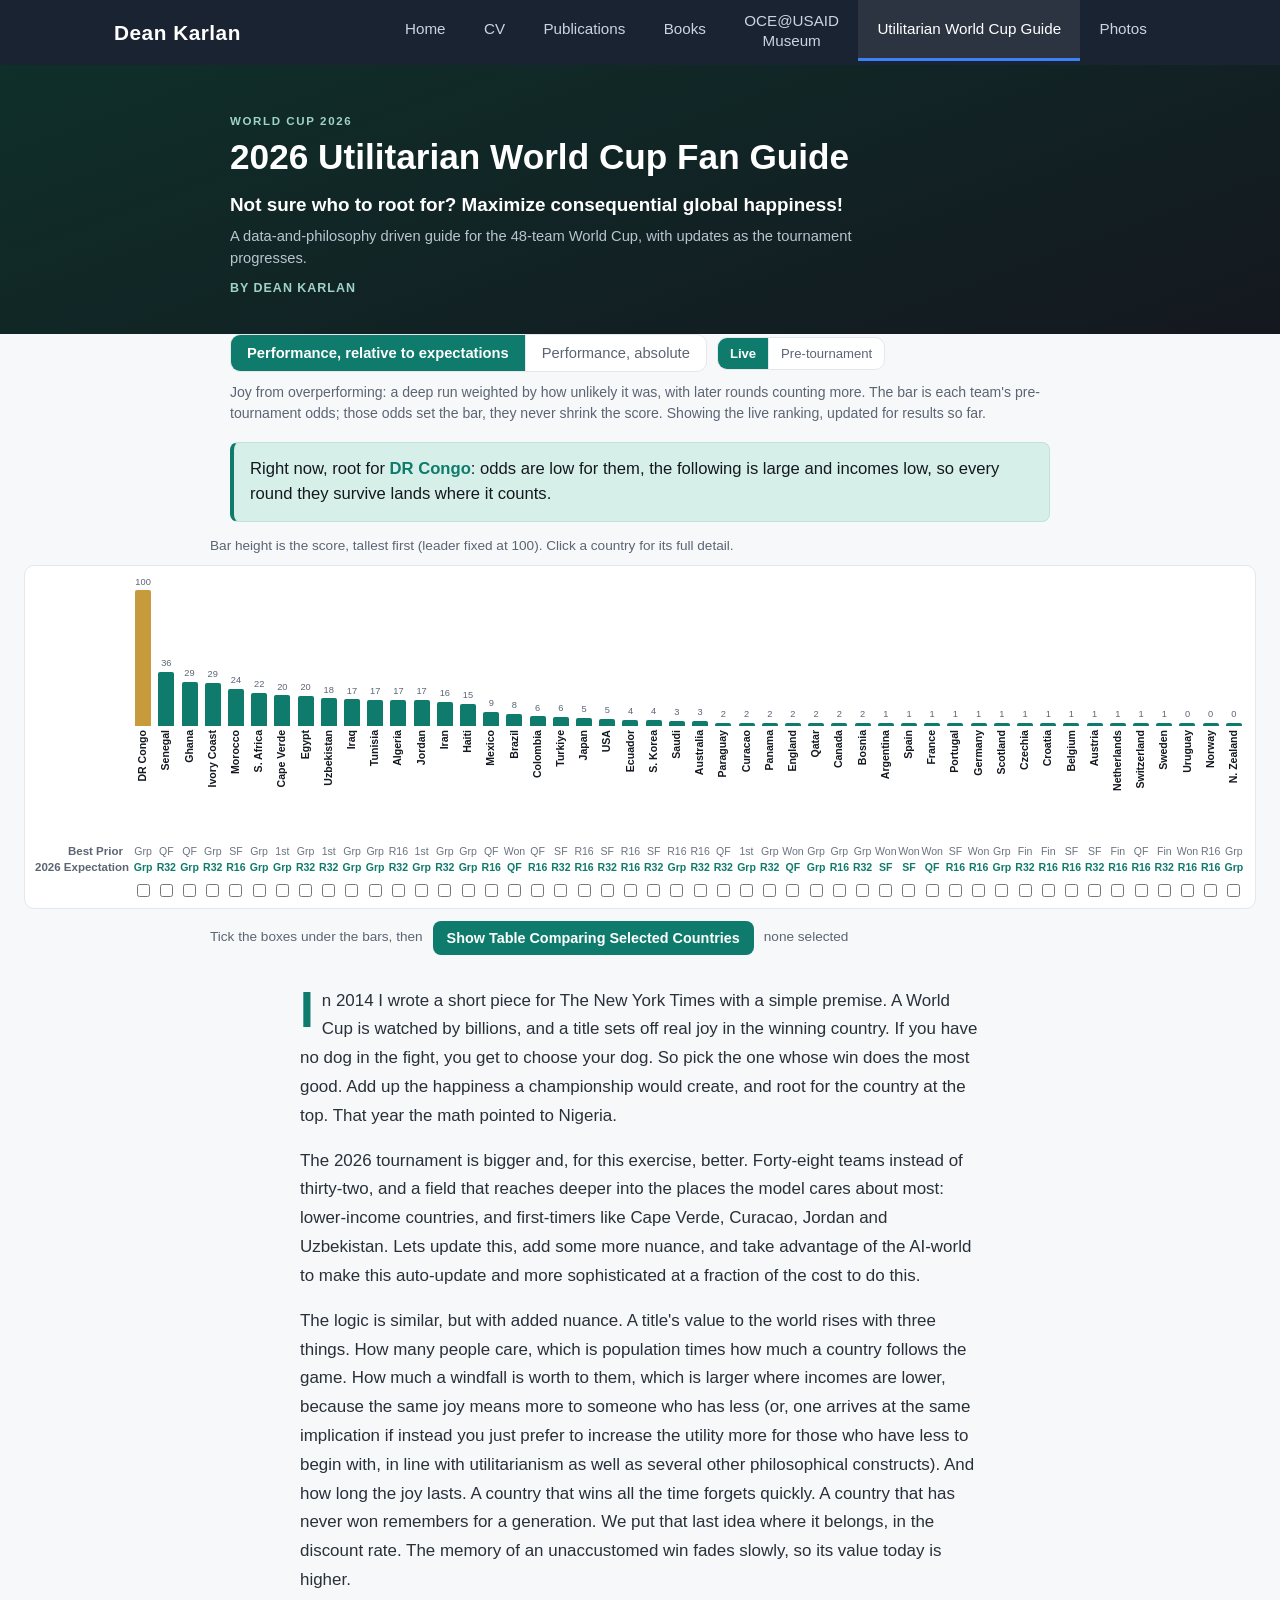
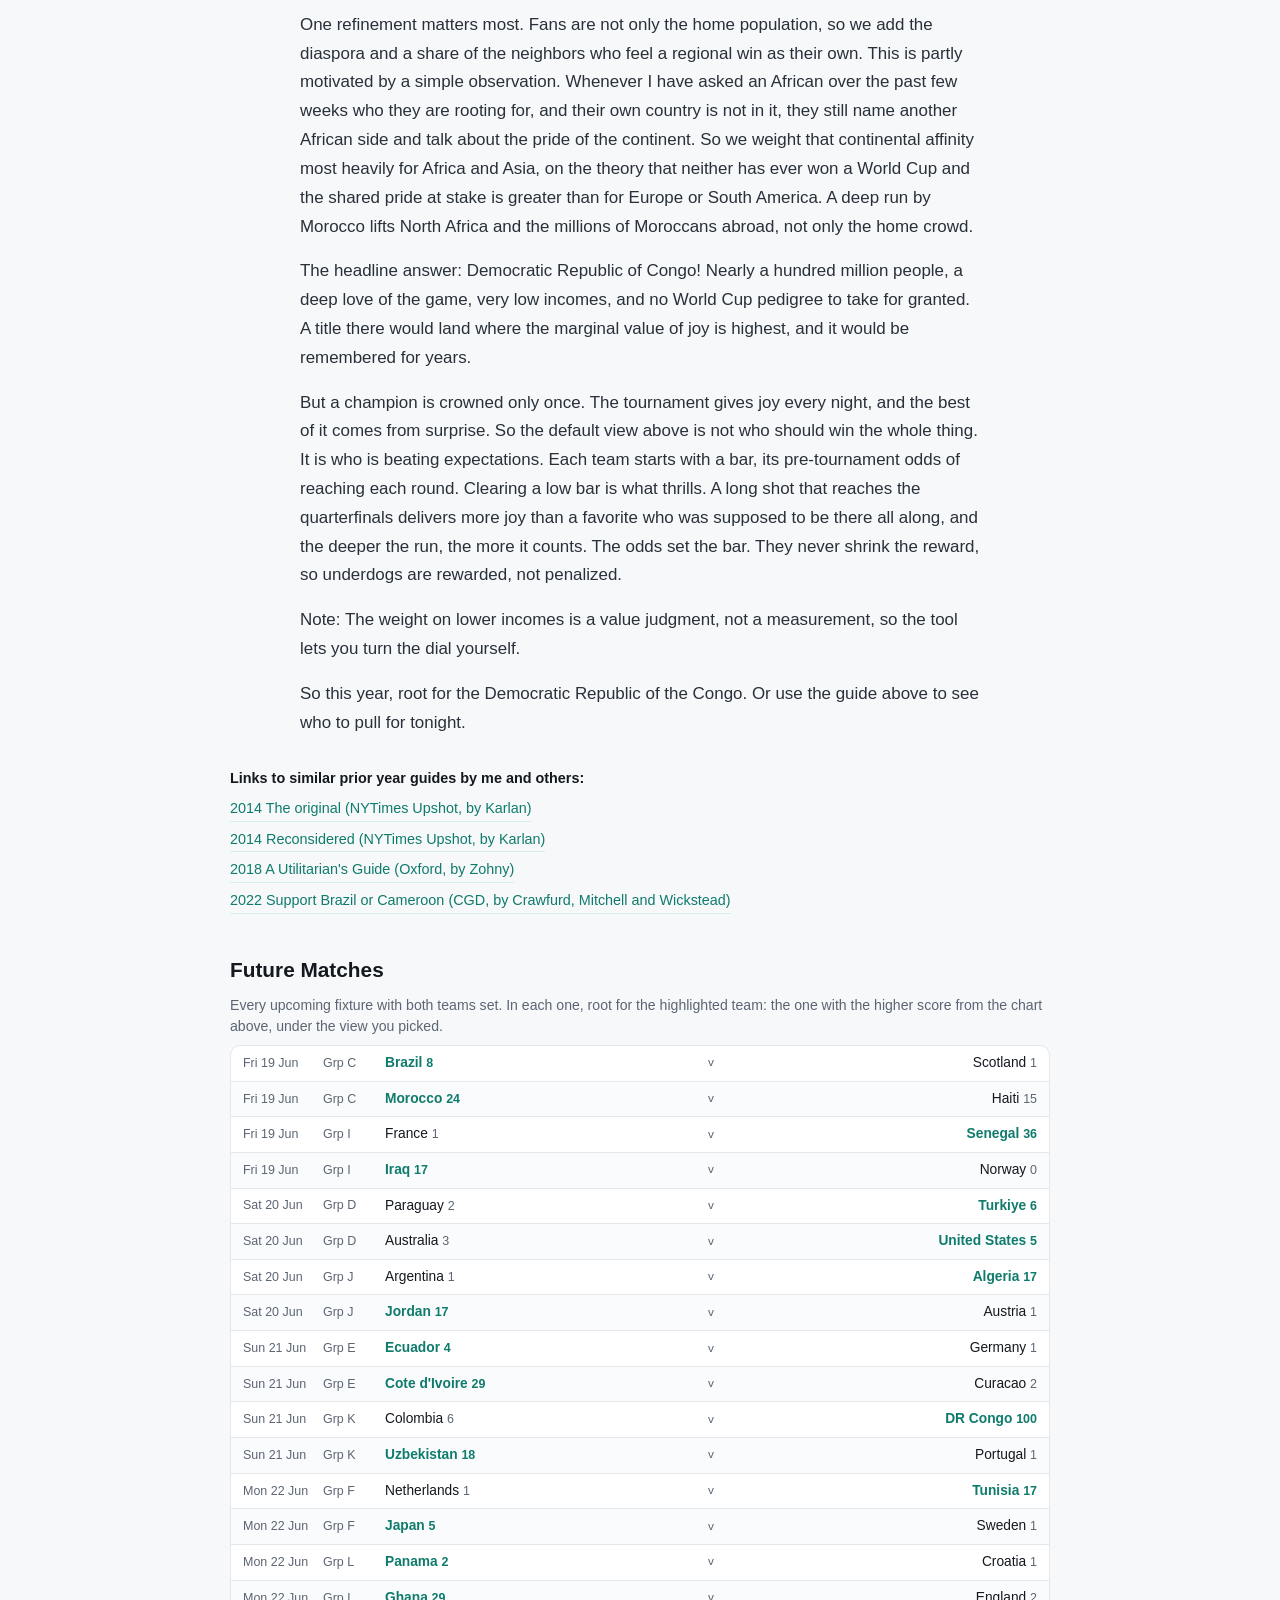
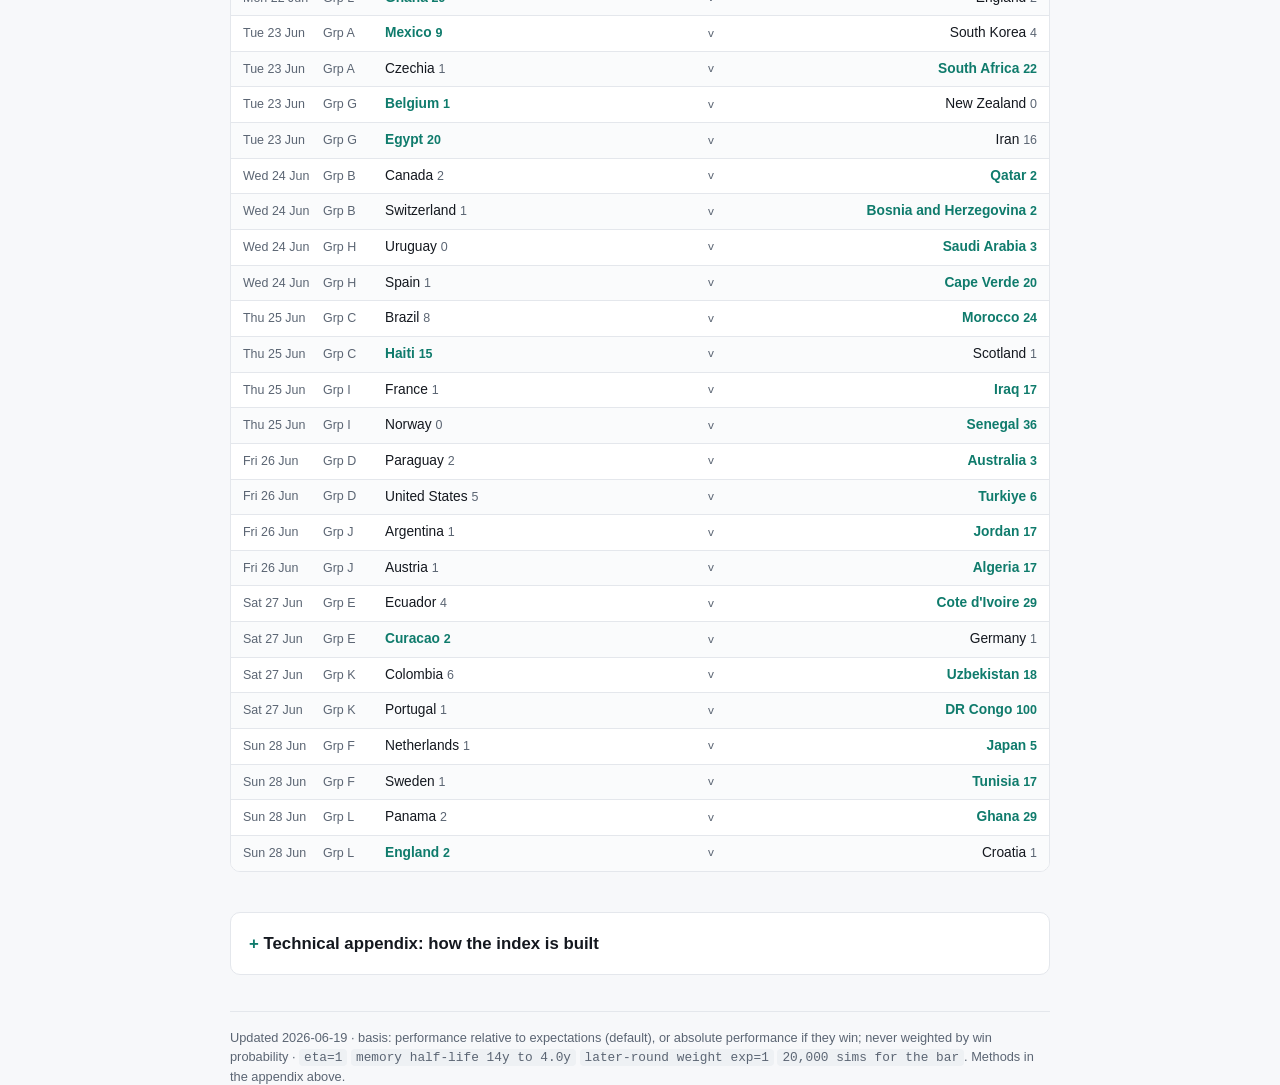
<file: worldcup/web/index.html>
<!DOCTYPE html>
<html lang="en">
<head>
  <meta charset="UTF-8" />
  <meta name="viewport" content="width=device-width, initial-scale=1.0" />
  <title>2026 Utilitarian World Cup Fan Guide</title>
  <link rel="stylesheet" href="styles.css" />
</head>
<body>
  <!-- Site navigation, mirrored from deankarlan.com so this page sits inside it. -->
  <nav class="site-nav">
    <div class="nav-inner">
      <span class="site-name">Dean Karlan</span>
      <ul>
        <li><a href="https://www.deankarlan.com/">Home</a></li>
        <li><a href="https://drive.google.com/file/d/1ew7vB3uoib5L1WZr1g5mdxZ8Z6TP7IA9/view" target="_blank" rel="noopener">CV</a></li>
        <li><a href="https://www.deankarlan.com/publications">Publications</a></li>
        <li><a href="https://www.deankarlan.com/books">Books</a></li>
        <li><a href="https://www.deankarlan.com/usaid" class="two-line">OCE@USAID<br>Museum</a></li>
        <li><a href="#" class="active">Utilitarian World Cup Guide</a></li>
        <li><a href="https://www.deankarlan.com/photos">Photos</a></li>
      </ul>
    </div>
  </nav>

  <header>
    <div class="wrap">
      <p class="kicker">World Cup 2026</p>
      <h1>2026 Utilitarian World Cup Fan Guide</h1>
      <p class="standfirst">Not sure who to root for? Maximize consequential global happiness!</p>
      <p class="standfirst-sub">A data-and-philosophy driven guide for the 48-team World Cup, with updates as the tournament progresses.</p>
      <p class="byline">By Dean Karlan</p>
    </div>
  </header>

  <main class="wrap">
    <!-- Results first -->
    <section class="controls">
      <div class="toggle-row">
        <div class="toggle" id="view-toggle">
          <button data-view="surprise" class="active">Performance, relative to expectations</button>
          <button data-view="rooting">Performance, absolute</button>
        </div>
        <div class="toggle small" id="time-toggle" title="Applies to the relative-to-expectations view">
          <button data-time="live" class="active">Live</button>
          <button data-time="pre">Pre-tournament</button>
        </div>
      </div>
      <p class="view-note" id="view-note"></p>
    </section>

    <div id="headline" class="headline"></div>

    <section class="chart-wrap">
      <p class="chart-legend">Bar height is the score, tallest first (leader fixed at
        100). Click a country for its full detail.<span class="swipe-hint"> Swipe the
        chart sideways to see all 48.</span></p>
      <div id="chart"></div>
      <div id="tooltip" class="tooltip hidden"></div>
      <div class="compare-bar">
        <span class="compare-hint">Tick the boxes under the bars, then</span>
        <button id="compare-btn" class="compare-btn">Show Table Comparing Selected Countries</button>
        <span id="compare-count" class="compare-count"></span>
      </div>
    </section>

    <section id="compare-table" class="compare-table hidden"></section>

    <!-- Narrative -->
    <article class="essay">
      <p>In 2014 I wrote a short piece for The New York Times with a simple premise.
        A World Cup is watched by billions, and a title sets off real joy in the
        winning country. If you have no dog in the fight, you get to choose your
        dog. So pick the one whose win does the most good. Add up the happiness a
        championship would create, and root for the country at the top. That year
        the math pointed to Nigeria.</p>

      <p>The 2026 tournament is bigger and, for this exercise, better. Forty-eight
        teams instead of thirty-two, and a field that reaches deeper into the
        places the model cares about most: lower-income countries, and first-timers
        like Cape Verde, Curacao, Jordan and Uzbekistan. Lets update this, add some
        more nuance, and take advantage of the AI-world to make this auto-update and
        more sophisticated at a fraction of the cost to do this.</p>

      <p>The logic is similar, but with added nuance. A title's value to the world
        rises with three things. How many people care, which is population times
        how much a country follows the game. How much a windfall is worth to them,
        which is larger where incomes are lower, because the same joy means more to
        someone who has less (or, one arrives at the same implication if instead you
        just prefer to increase the utility more for those who have less to begin
        with, in line with utilitarianism as well as several other philosophical
        constructs). And how long the joy lasts. A country that wins all the time
        forgets quickly. A country that has never won remembers for a generation. We
        put that last idea where it belongs, in the discount rate. The memory of an
        unaccustomed win fades slowly, so its value today is higher.</p>

      <p>One refinement matters most. Fans are not only the home population, so we
        add the diaspora and a share of the neighbors who feel a regional win as
        their own. This is partly motivated by a simple observation. Whenever I have
        asked an African over the past few weeks who they are rooting for, and their
        own country is not in it, they still name another African side and talk about
        the pride of the continent. So we weight that continental affinity most
        heavily for Africa and Asia, on the theory that neither has ever won a World
        Cup and the shared pride at stake is greater than for Europe or South
        America. A deep run by Morocco lifts North Africa and the millions of
        Moroccans abroad, not only the home crowd.</p>

      <p>The headline answer: Democratic Republic of Congo! Nearly a hundred million
        people, a deep love of the game, very low incomes, and no World Cup pedigree
        to take for granted. A title there would land where the marginal value of
        joy is highest, and it would be remembered for years.</p>

      <p>But a champion is crowned only once. The tournament gives joy every night,
        and the best of it comes from surprise. So the default view above is not who
        should win the whole thing. It is who is beating expectations. Each team
        starts with a bar, its pre-tournament odds of reaching each round. Clearing
        a low bar is what thrills. A long shot that reaches the quarterfinals
        delivers more joy than a favorite who was supposed to be there all along,
        and the deeper the run, the more it counts. The odds set the bar. They never
        shrink the reward, so underdogs are rewarded, not penalized.</p>

      <p>Note: The weight on lower incomes is a value judgment, not a measurement,
        so the tool lets you turn the dial yourself.</p>

      <p>So this year, root for the Democratic Republic of the Congo. Or use the
        guide above to see who to pull for tonight.</p>
    </article>

    <div class="reading">
      <span class="reading-label">Links to similar prior year guides by me and others:</span>
      <a href="https://www.nytimes.com/2014/06/26/upshot/why-you-should-root-for-nigeria-or-brazil-mexico-or-ghana.html" target="_blank" rel="noopener">2014 The original (NYTimes Upshot, by Karlan)</a>
      <a href="https://www.nytimes.com/2014/07/05/upshot/which-world-cup-team-to-root-for-reconsidered.html" target="_blank" rel="noopener">2014 Reconsidered (NYTimes Upshot, by Karlan)</a>
      <a href="https://blog.uehiro.ox.ac.uk/2018/06/the-utilitarians-guide-to-the-fifa-world-cup/" target="_blank" rel="noopener">2018 A Utilitarian's Guide (Oxford, by Zohny)</a>
      <a href="https://www.cgdev.org/blog/why-you-should-support-brazil-or-cameroon-2022-world-cup" target="_blank" rel="noopener">2022 Support Brazil or Cameroon (CGD, by Crawfurd, Mitchell and Wickstead)</a>
    </div>

    <!-- Future matches -->
    <section class="tonight">
      <div class="tonight-head">
        <h2>Future Matches</h2>
      </div>
      <p class="view-note">Every upcoming fixture with both teams set. In each one,
        root for the highlighted team: the one with the higher score from the chart
        above, under the view you picked.</p>
      <div id="matches"></div>
    </section>

    <details class="appendix">
      <summary>Technical appendix: how the index is built</summary>
      <div class="appendix-body">
        <h3>The model</h3>
        <p>For each country <em>i</em>, the value of a title is the product of three
          terms, <strong>W = N x MU x V</strong>.</p>
        <ul>
          <li><strong>N, reach.</strong> Engaged home fans, which is population
            times how much the country follows the game, plus the diaspora, plus a
            share of co-confederation neighbors who share a regional win. That
            continental share is largest for Africa and Asia, neither of which has
            won a World Cup, and smallest for Europe and South America.</li>
          <li><strong>MU, need.</strong> The same joy is worth more to a country
            with less, the standard economics of diminishing marginal utility. So we
            weight each country by how poor it is. A country whose people consume
            half as much per head as another counts, at the default setting, for
            roughly twice as much. One parameter sets how hard we lean toward the
            poor: crank it up and we favor the poor even more; lower it toward zero
            and we favor them less, until at zero everyone counts the same. Which
            value to choose is ultimately a question for the philosopher and the
            social planner. The tilt toward the poor is always on. We also add a
            subsistence amount to consumption before taking the weight, so the very
            poorest are weighted similarly, though never identically, and one extreme
            outlier does not dwarf every other team.</li>
          <li><strong>V, memory.</strong> A title is a glow that fades, and we value
            the present value of that fading stream rather than a single moment.
            Pedigree sets how fast it fades. A serial winner's glow is largely gone
            in about four years; a country with no history holds it for around
            fourteen.</li>
        </ul>

        <h3>Performance relative to expectations (the default view)</h3>
        <p>The bar is each team's pre-tournament chance of reaching each knockout
          round, from an Elo simulation of the real bracket. The surprise of a run
          is how unlikely it was, summed over the rounds the team reaches and
          weighted so deeper rounds count for more. The odds set the bar. They never
          weight the welfare, so the method rewards underdogs rather than favorites.
          A second toggle compares the live standing with the frozen pre-tournament
          one.</p>

        <h3>Data sources</h3>
        <ul>
          <li>Population and consumption: World Bank World Development Indicators
            (population, and GNI per capita at purchasing power parity).</li>
          <li>The 48-team field and the group draw: FIFA (final draw, 5 December
            2025).</li>
          <li>Team strength and the expectation bar: World Football Elo Ratings
            (eloratings.net).</li>
          <li>Soccer interest: Google Trends, FIFA Big Count registered players, and
            a curated culture and television-reach score.</li>
          <li>Diaspora size: United Nations international migrant-stock estimates.</li>
          <li>Pedigree and best prior finishes: World Cup and continental
            championship records.</li>
          <li>Live results and fixtures: football-data.org.</li>
        </ul>

        <h3>The evidence behind the joy</h3>
        <p>That happiness tracks surprise: Rutledge, Skandali, Dayan and Dolan
          (2014), Mellers et al. (1997), Koszegi and Rabin (2006). That it fades,
          faster with repetition: Frederick and Loewenstein (1999). That a shocking,
          meaningful win is remembered for years: Brown and Kulik (1977). That the
          daily mood bump itself is brief: Stieger, Goetz and Gehrig (2015). On the
          size of the wellbeing effect of national sporting success: Kavetsos and
          Szymanski (2010).</p>

        <h3>Caveats</h3>
        <ul>
          <li>Diaspora, interest and pedigree figures are documented estimates.</li>
          <li>The size of the happiness bump is a flat assumed value.</li>
          <li>Not yet incorporated: upset losses can raise domestic violence (Card
            and Dahl 2011), and the losing finalist's fans are let down.</li>
        </ul>

        <p class="produced">Produced using Claude.ai code.</p>
      </div>
    </details>

    <footer id="meta" class="meta"></footer>
  </main>

  <script src="app.js"></script>
</body>
</html>
</file>
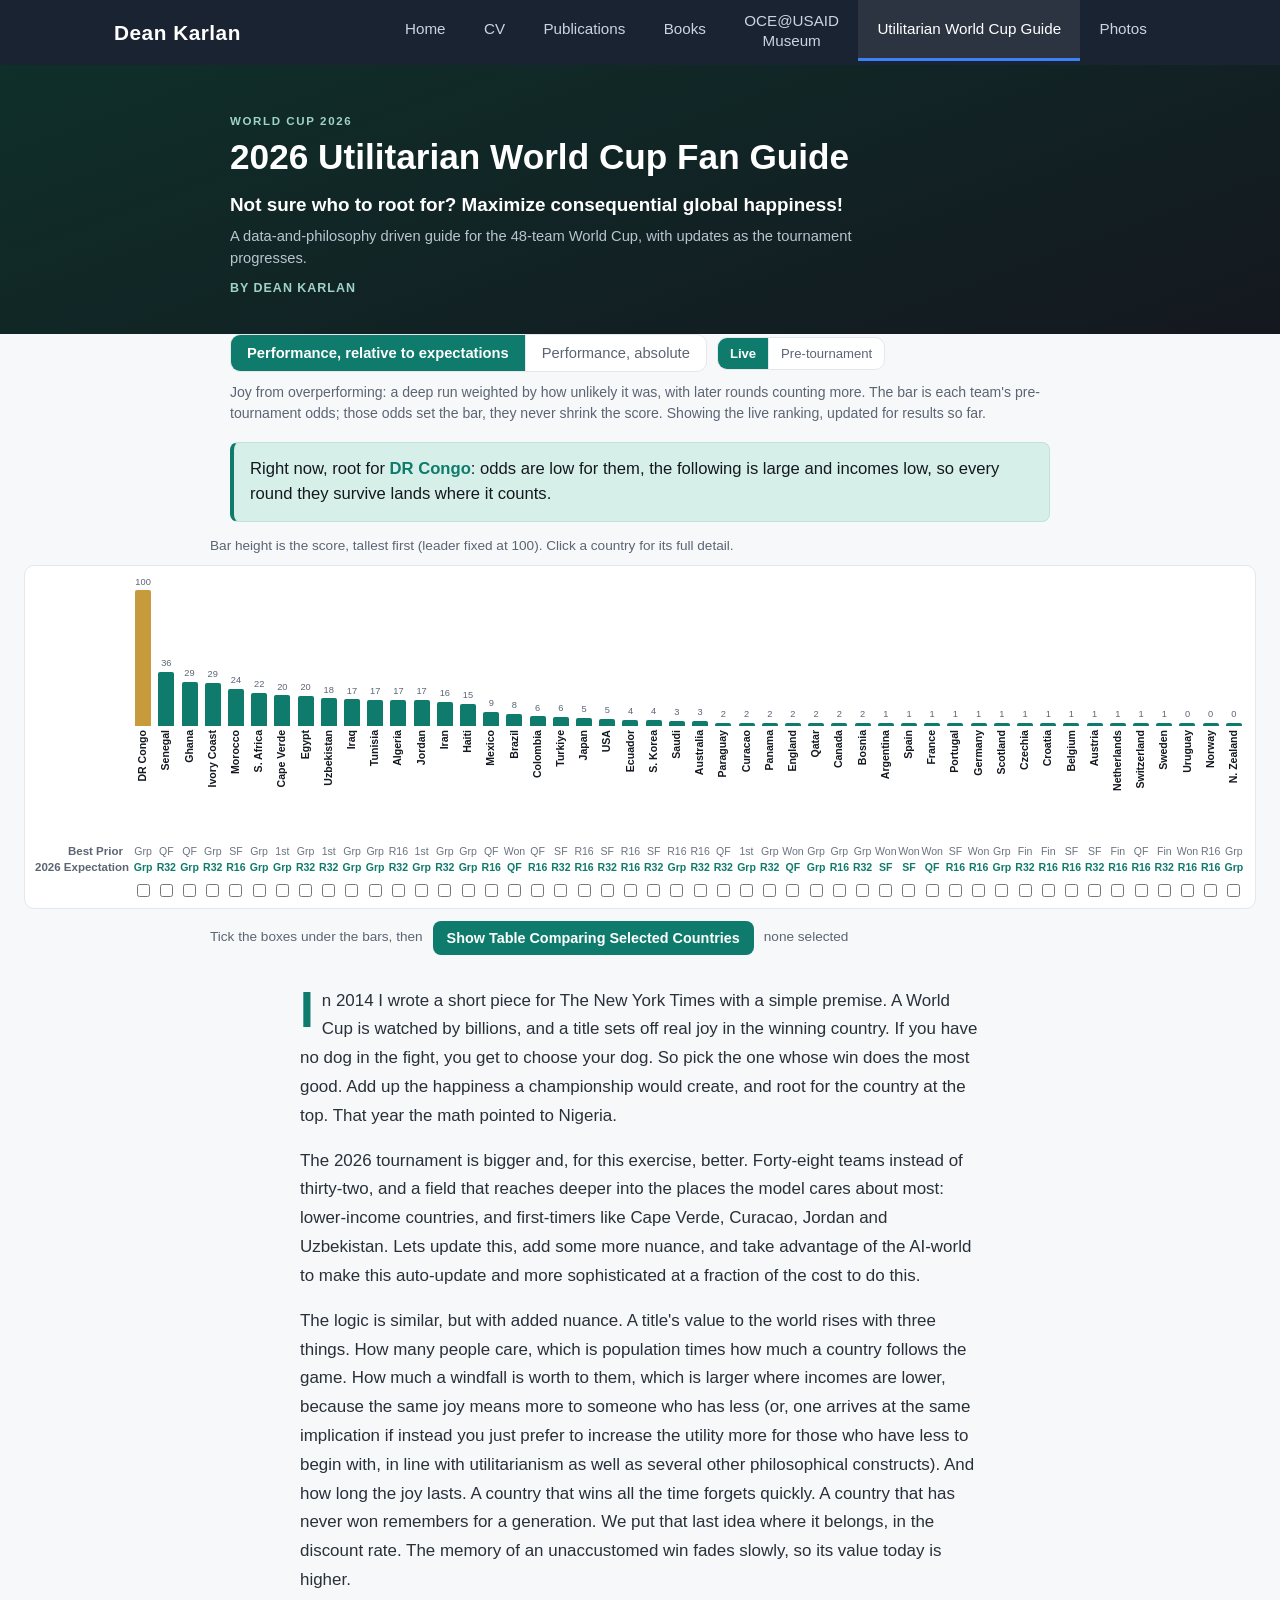
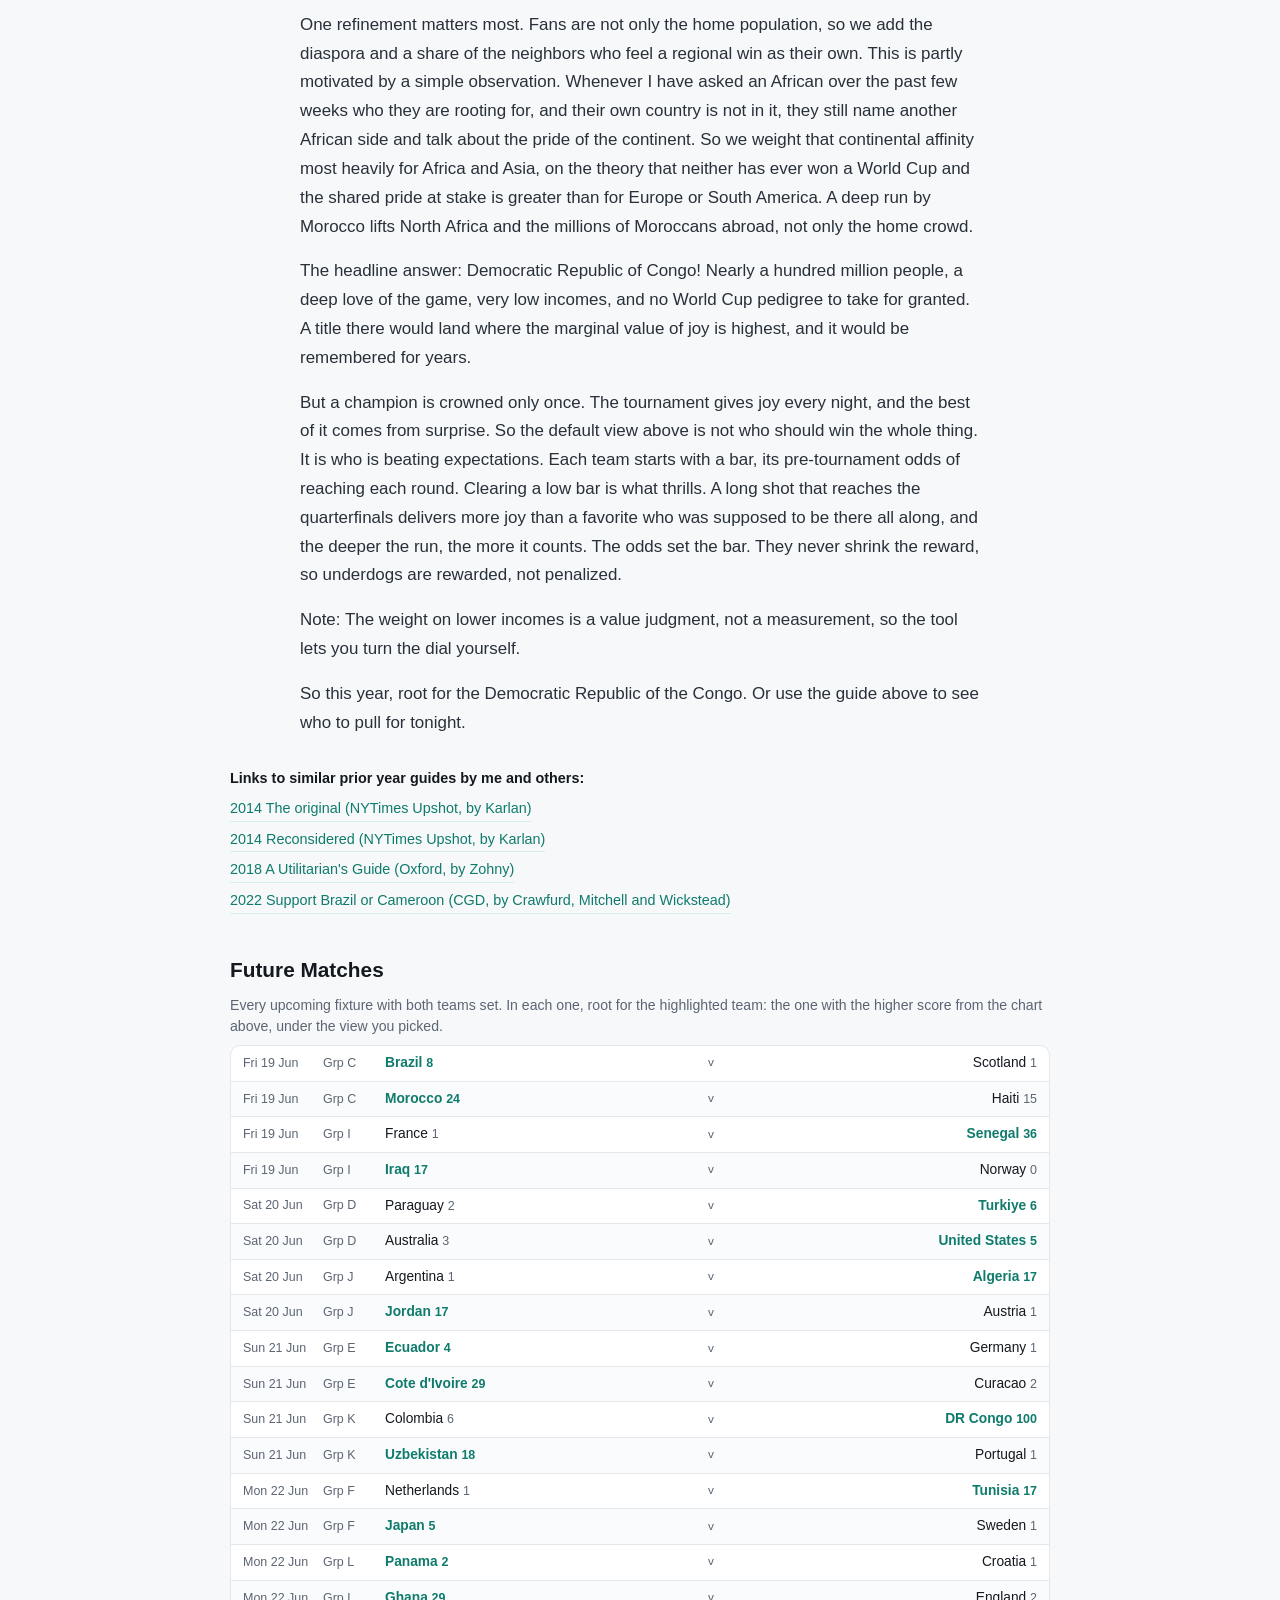
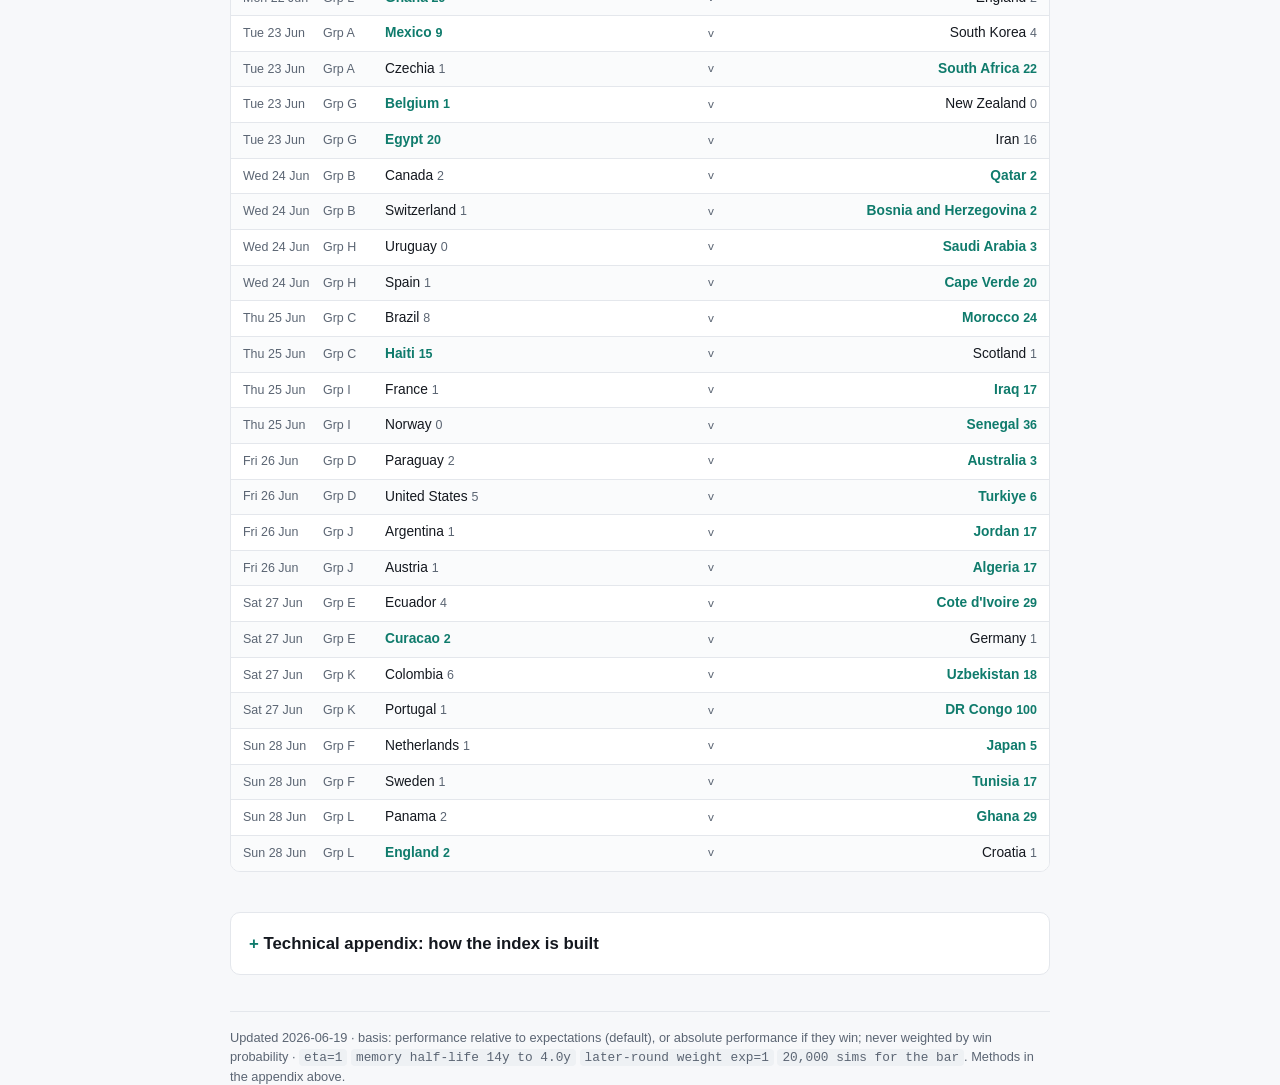
<file: worldcup/standalone.html>
<!DOCTYPE html>
<html lang="en">
<head>
  <meta charset="UTF-8" />
  <meta name="viewport" content="width=device-width, initial-scale=1.0" />
  <title>2026 Utilitarian World Cup Fan Guide</title>
  <style>
:root {
  --ink: #14181f;
  --muted: #5b6573;
  --line: #e4e7ec;
  --bg: #f7f8fa;
  --card: #ffffff;
  --accent: #0f7b6c;
  --accent-soft: #d7efe9;
  --gold: #c79a3b;
  --bar: #0f7b6c;
  --bar-soft: #e6efee;
}

* { margin: 0; padding: 0; box-sizing: border-box; }

body {
  font-family: -apple-system, BlinkMacSystemFont, "Segoe UI", Roboto, Helvetica, sans-serif;
  color: var(--ink);
  background: var(--bg);
  line-height: 1.5;
}

/* Site navigation, mirrored from deankarlan.com */
.site-nav {
  background: #1a2332;
  position: sticky;
  top: 0;
  z-index: 200;
}
.site-nav .nav-inner {
  max-width: 1100px;
  margin: 0 auto;
  display: flex;
  align-items: center;
  justify-content: space-between;
  padding: 0 1.5rem;
}
.site-nav .site-name {
  color: #fff;
  font-size: 1.3rem;
  font-weight: 600;
  padding: 1rem 0;
  letter-spacing: 0.5px;
}
.site-nav ul { list-style: none; display: flex; gap: 0; margin: 0; padding: 0; }
.site-nav li a {
  color: #cbd5e1;
  text-decoration: none;
  padding: 1.1rem 1.2rem;
  display: block;
  font-size: 0.95rem;
  transition: all 0.2s;
  border-bottom: 3px solid transparent;
}
.site-nav li a.two-line { text-align: center; line-height: 1.3; padding-top: 0.7rem; padding-bottom: 0.7rem; }
.site-nav li a:hover, .site-nav li a.active {
  color: #fff;
  background: rgba(255, 255, 255, 0.08);
  border-bottom-color: #3b82f6;
}

/* Background / further-reading links on the front page */
.reading {
  margin: 30px 0 8px;
  display: flex;
  flex-direction: column;
  align-items: flex-start;
  gap: 7px;
  font-size: 0.9rem;
}
.reading-label { color: var(--ink); font-weight: 700; margin-bottom: 2px; }
.reading a {
  color: var(--accent);
  text-decoration: none;
  border-bottom: 1px solid var(--accent-soft);
  padding-bottom: 1px;
}
.reading a:hover { border-bottom-color: var(--accent); }

.wrap { max-width: 860px; margin: 0 auto; padding: 0 20px; }

header {
  background: linear-gradient(160deg, #0f2f2a 0%, #14181f 100%);
  color: #fff;
  padding: 48px 0 36px;
}

.kicker {
  text-transform: uppercase;
  letter-spacing: 0.14em;
  font-size: 0.72rem;
  color: #9fd3c8;
  font-weight: 600;
}

header h1 { font-size: 2.2rem; line-height: 1.1; margin: 8px 0 14px; }

.standfirst { max-width: 640px; color: #fff; font-size: 1.18rem; font-weight: 600; }
.standfirst-sub { margin-top: 6px; max-width: 640px; color: #b9c4cf; font-size: 0.92rem; }
.byline {
  margin-top: 10px; color: #9fd3c8; font-size: 0.78rem; font-weight: 700;
  letter-spacing: 0.08em; text-transform: uppercase;
}

/* Readable main text */
.essay { max-width: 680px; margin: 32px auto 8px; }
.essay p { margin-bottom: 16px; font-size: 1.06rem; line-height: 1.7; color: #283039; }
.essay p:first-child::first-letter {
  font-size: 3.1rem; line-height: 0.8; font-weight: 700;
  float: left; margin: 4px 8px 0 0; color: var(--accent);
}

.toolintro { margin-top: 26px; }
.toolintro h2 { font-size: 1.4rem; margin-bottom: 10px; }

/* Live pick callout, now in the light body */
#headline.headline {
  background: var(--accent-soft);
  border: 1px solid #bfe3db;
  border-left: 4px solid var(--accent);
  border-radius: 8px;
  padding: 14px 16px;
  font-size: 1.04rem;
  color: var(--ink);
}
#headline.headline b { color: var(--accent); font-weight: 700; }

/* Technical appendix (native expand/collapse) */
.appendix {
  margin-top: 40px;
  background: var(--card);
  border: 1px solid var(--line);
  border-radius: 10px;
  padding: 4px 18px;
}
.appendix summary {
  cursor: pointer;
  font-weight: 600;
  font-size: 1.05rem;
  padding: 14px 0;
  color: var(--ink);
  list-style: none;
}
.appendix summary::-webkit-details-marker { display: none; }
.appendix summary::before { content: "+ "; color: var(--accent); font-weight: 700; }
.appendix[open] summary::before { content: "- "; }
.appendix-body { padding: 4px 0 16px; max-width: 680px; }
.appendix-body h3 { font-size: 1rem; margin: 18px 0 6px; color: var(--accent); }
.appendix-body p, .appendix-body li { font-size: 0.94rem; line-height: 1.6; color: #3a434e; }
.appendix-body ul { margin: 6px 0 6px 18px; }
.appendix-body li { margin-bottom: 6px; }
.appendix-body .produced { margin-top: 20px; font-size: 0.85rem; color: var(--muted); font-style: italic; }

main { padding: 28px 0 60px; }

.controls { margin-bottom: 18px; }

.toggle-row { display: flex; gap: 10px; flex-wrap: wrap; align-items: center; }
.toggle.small button { padding: 8px 12px; font-size: 0.82rem; }
.toggle.muted { opacity: 0.4; }

.toggle {
  display: inline-flex;
  background: var(--card);
  border: 1px solid var(--line);
  border-radius: 10px;
  overflow: hidden;
  flex-wrap: wrap;
}
.toggle button {
  border: none;
  background: none;
  padding: 10px 16px;
  font-size: 0.92rem;
  cursor: pointer;
  color: var(--muted);
  border-right: 1px solid var(--line);
}
.toggle button:last-child { border-right: none; }
.toggle button.active { background: var(--accent); color: #fff; font-weight: 600; }

.view-note { color: var(--muted); font-size: 0.88rem; margin-top: 10px; }

.ranking { display: flex; flex-direction: column; gap: 8px; margin-top: 8px; }

.row {
  background: var(--card);
  border: 1px solid var(--line);
  border-radius: 10px;
  padding: 12px 14px;
  display: grid;
  grid-template-columns: 26px 2fr 2.4fr;
  align-items: center;
  gap: 14px;
  cursor: pointer;
  transition: border-color 0.15s, transform 0.05s;
}
.row:hover { border-color: var(--accent); }
.row:active { transform: scale(0.998); }
.row .rank { color: var(--muted); font-variant-numeric: tabular-nums; font-size: 0.9rem; }
.row .name { font-weight: 600; }
.row .name small { display: block; font-weight: 400; color: var(--muted); font-size: 0.76rem; }
.row .compare { margin-top: 5px; display: flex; flex-direction: column; gap: 1px; }
.row .cmp { font-size: 0.8rem; color: #3a434e; font-variant-numeric: tabular-nums; }
.row .cmp .cmp-k { display: inline-block; min-width: 118px; color: var(--muted); }
.row .badge {
  display: inline-block; font-size: 0.62rem; font-weight: 700; letter-spacing: 0.03em;
  color: var(--gold); margin-left: 6px; vertical-align: middle;
}
.row .badge.host { color: var(--accent); }
.row .badge.out { color: #b91c1c; }

.bar-wrap { background: var(--bar-soft); border-radius: 6px; height: 22px; position: relative; }
.bar { background: var(--bar); height: 100%; border-radius: 6px; min-width: 2px; }
.bar-val {
  position: absolute; right: 8px; top: 0; line-height: 22px;
  font-size: 0.78rem; font-weight: 600; color: var(--ink);
}
.row .p { text-align: right; font-size: 0.82rem; color: var(--muted); font-variant-numeric: tabular-nums; }

.row.top .bar { background: var(--gold); }

.tonight { margin-top: 40px; }
.tonight-head { display: flex; align-items: center; justify-content: space-between; gap: 12px; }
.tonight-head h2 { font-size: 1.3rem; }
#match-date { padding: 8px 10px; border: 1px solid var(--line); border-radius: 8px; font-size: 0.9rem; }

.match {
  background: var(--card); border: 1px solid var(--line); border-radius: 10px;
  padding: 14px; margin-top: 10px;
}
.match-top { display: flex; justify-content: space-between; color: var(--muted); font-size: 0.78rem; margin-bottom: 8px; }
.match-teams { display: grid; grid-template-columns: 1fr auto 1fr; align-items: center; gap: 10px; }
.side { padding: 8px 10px; border-radius: 8px; border: 1px solid var(--line); }
.side.pick { border-color: var(--accent); background: var(--accent-soft); }
.side .tn { font-weight: 600; }
.side .ti { font-size: 0.8rem; color: var(--muted); }
.side.right { text-align: right; }
.vs { color: var(--muted); font-size: 0.8rem; }
.pick-line { margin-top: 10px; font-size: 0.86rem; }
.pick-line b { color: var(--accent); }
.empty { color: var(--muted); padding: 16px 0; }

.meta { margin-top: 36px; padding-top: 16px; border-top: 1px solid var(--line); color: var(--muted); font-size: 0.8rem; }
.meta code { background: #eef1f4; padding: 1px 5px; border-radius: 4px; }

.drawer {
  position: fixed; top: 0; right: 0; width: 380px; max-width: 92vw; height: 100%;
  background: #fff; box-shadow: -4px 0 24px rgba(0,0,0,0.18); z-index: 50;
  padding: 24px; overflow-y: auto; transition: transform 0.22s ease;
}
.drawer.hidden { transform: translateX(102%); }
#drawer-close { position: absolute; top: 12px; right: 16px; border: none; background: none; font-size: 1.7rem; cursor: pointer; color: var(--muted); }
.drawer h3 { font-size: 1.3rem; margin-bottom: 2px; }
.drawer .sub { color: var(--muted); font-size: 0.85rem; margin-bottom: 16px; }
.kv { display: flex; justify-content: space-between; padding: 9px 0; border-bottom: 1px solid var(--line); font-size: 0.9rem; }
.kv .k { color: var(--muted); }
.kv .v { font-weight: 600; font-variant-numeric: tabular-nums; }
.kv-group {
  margin-top: 18px; margin-bottom: 2px; font-size: 0.72rem; font-weight: 700;
  text-transform: uppercase; letter-spacing: 0.08em; color: var(--accent);
}
.drawer .note { margin-top: 16px; font-size: 0.82rem; color: var(--muted); background: var(--bg); padding: 12px; border-radius: 8px; }

@media (max-width: 620px) {
  .row { grid-template-columns: 22px 1.5fr 1.5fr; }
  .row .cmp .cmp-k { min-width: 0; margin-right: 4px; }
  header h1 { font-size: 1.7rem; }
  .site-nav .nav-inner { flex-direction: column; padding: 0.4rem 1rem; }
  .site-nav .site-name { padding: 0.5rem 0; }
  .site-nav ul { flex-wrap: wrap; justify-content: center; }
  .site-nav li a { padding: 0.6rem 0.7rem; font-size: 0.82rem; }
  .site-nav li a.two-line br { display: none; }
}

/* ---- Compare bar ---- */
.compare-bar { margin-top: 12px; display: flex; align-items: center; gap: 12px; flex-wrap: wrap; }
.compare-btn {
  background: var(--accent); color: #fff; border: none; border-radius: 8px;
  padding: 9px 14px; font-size: 0.9rem; font-weight: 600; cursor: pointer;
}
.compare-btn:hover { background: #0c6457; }
.compare-count { color: var(--muted); font-size: 0.85rem; }

/* ---- Flipped bar chart ---- */
.chart-wrap { margin-top: 14px; }
.chart-legend { color: var(--muted); font-size: 0.85rem; margin-bottom: 8px; }
.chart-legend .lg-prior { color: #6b7280; font-weight: 700; }
.chart-legend .lg-exp { color: var(--accent); font-weight: 700; }

.chart-scroll {
  overflow-x: auto;
  padding: 6px 2px 10px;
  border: 1px solid var(--line);
  border-radius: 10px;
  background: var(--card);
}
.chart { display: flex; align-items: flex-end; gap: 3px; min-width: min-content; }
.col {
  flex: 0 0 76px; width: 76px; display: flex; flex-direction: column;
  align-items: center; padding: 4px 2px 6px; border-radius: 6px; cursor: default;
}
.col:hover { background: #eef5f3; }
.col-val { font-size: 0.72rem; font-weight: 700; color: var(--ink); height: 15px; }
.barbox { height: 200px; width: 100%; display: flex; align-items: flex-end; justify-content: center; }
.bar { width: 62%; min-height: 2px; background: var(--bar); border-radius: 3px 3px 0 0; transition: height 0.2s; }
.col.top .bar { background: var(--gold); }
.col.out .bar { background: #d8a7a7; }
.col-name {
  font-size: 0.72rem; font-weight: 600; text-align: center; margin-top: 5px;
  line-height: 1.12; height: 26px; overflow: hidden; color: var(--ink);
}
.col-prior { font-size: 0.7rem; color: #6b7280; margin-top: 2px; }
.col-exp { font-size: 0.7rem; color: var(--accent); font-weight: 600; }
.col-check { margin-top: 5px; cursor: pointer; }

/* ---- Hover detail card ---- */
.tooltip {
  position: fixed; z-index: 300; width: 250px; background: #fff;
  border: 1px solid var(--line); border-radius: 10px; padding: 10px 12px;
  box-shadow: 0 8px 28px rgba(0,0,0,0.18); font-size: 0.8rem; pointer-events: none;
}
.tooltip.hidden { display: none; }
.tooltip .tip-title { font-weight: 700; font-size: 0.98rem; }
.tooltip .tip-sub { color: var(--muted); font-size: 0.78rem; margin-bottom: 6px; }
.tooltip .kv { display: flex; justify-content: space-between; padding: 3px 0; border-bottom: 1px solid #f1f3f5; }
.tooltip .kv .k { color: var(--muted); }
.tooltip .kv .v { font-weight: 600; font-variant-numeric: tabular-nums; }

/* ---- Comparison table ---- */
.compare-table { margin: 18px 0; background: var(--card); border: 1px solid var(--line); border-radius: 10px; padding: 8px 14px 14px; }
.compare-table.hidden { display: none; }
.compare-table .ct-head { display: flex; align-items: center; justify-content: space-between; }
.compare-table h3 { font-size: 1.05rem; }
#ct-close { background: none; border: none; font-size: 1.5rem; color: var(--muted); cursor: pointer; line-height: 1; }
.ct-scroll { overflow-x: auto; }
.compare-table table { border-collapse: collapse; width: 100%; font-size: 0.86rem; }
.compare-table th, .compare-table td { padding: 7px 10px; text-align: right; white-space: nowrap; border-bottom: 1px solid var(--line); }
.compare-table thead th { color: var(--ink); font-weight: 700; border-bottom: 2px solid var(--line); position: sticky; top: 0; background: var(--card); }
.compare-table tbody th { text-align: left; color: var(--muted); font-weight: 500; }
.compare-table tbody td { font-weight: 600; font-variant-numeric: tabular-nums; }
.compare-table .empty { color: var(--muted); padding: 10px 2px; }

@media (max-width: 620px) {
  .col { flex-basis: 64px; width: 64px; }
}

/* ============ v2: flipped chart, pinned card, photo ============ */
html { overflow-x: clip; }

/* Full-width chart band so 48 bars fit with no horizontal scroll */
.chart-wrap { position: relative; width: 100vw; margin-left: calc(50% - 50vw); padding: 0 24px; margin-top: 14px; }
.chart-legend { max-width: 860px; margin: 0 auto 8px; }

#chart {
  --gut: 96px;
  --colmin: 18px;
  display: grid;
  grid-template-rows: 150px 118px 16px 16px 24px;
  column-gap: 1px;
  align-items: stretch;
  border: 1px solid var(--line);
  border-radius: 10px;
  background: var(--card);
  padding: 10px 10px 8px;
  overflow-x: auto;
}
.swipe-hint { display: none; }
#chart .g-label {
  align-self: center; text-align: right; padding-right: 8px;
  font-size: 0.72rem; font-weight: 600; color: var(--muted); white-space: nowrap;
}
.barcell { display: flex; flex-direction: column; justify-content: flex-end; align-items: center; }
.barcell .bval { font-size: 0.58rem; color: var(--muted); margin-bottom: 1px; }
.barcell .bar { width: 72%; min-height: 2px; background: var(--bar); border-radius: 2px 2px 0 0; }
.barcell.top .bar { background: var(--gold); }
.barcell.out .bar { background: #d8a7a7; }
.namecell { display: flex; justify-content: center; align-items: flex-start; overflow: hidden; padding-top: 4px; }
.namecell span { writing-mode: vertical-rl; transform: rotate(180deg); font-size: 0.66rem; font-weight: 600; color: var(--ink); white-space: nowrap; }
.abbr { text-align: center; font-size: 0.66rem; line-height: 1.4; overflow: hidden; white-space: nowrap; }
.abbr.prior { color: #6b7280; }
.abbr.exp { color: var(--accent); font-weight: 700; }
.checkcell { display: flex; justify-content: center; align-items: center; }
.checkcell .col-check { cursor: pointer; }

#tooltip {
  position: absolute; z-index: 50; width: 226px;
  background: #fff; border: 1px solid var(--line); border-radius: 8px;
  padding: 8px 10px; box-shadow: 0 8px 26px rgba(0,0,0,0.18);
  font-size: 0.72rem; pointer-events: none;
}
#tooltip.hidden { display: none; }
#tooltip .tip-title { font-weight: 700; font-size: 0.92rem; }
#tooltip .tip-sub { color: var(--muted); font-size: 0.7rem; margin-bottom: 5px; }
#tooltip .kv { display: flex; justify-content: space-between; gap: 10px; padding: 1px 0; }
#tooltip .kv .k { color: var(--muted); }
#tooltip .kv .v { font-weight: 600; font-variant-numeric: tabular-nums; }

.compare-bar { max-width: 860px; margin: 12px auto 0; display: flex; align-items: center; gap: 10px; flex-wrap: wrap; }
.compare-hint { color: var(--muted); font-size: 0.85rem; }

/* Click (not hover) opens the detail card; hover just signals clickability */
.barcell, .namecell, .abbr { cursor: pointer; }
.barcell .bar { transition: width .12s ease, filter .12s ease, height .2s ease; }
.barcell:hover .bar { width: 94%; filter: brightness(1.12); }
.namecell:hover span, .abbr:hover { color: var(--accent); }

/* Prominent close button on the comparison table */
#ct-close {
  background: var(--accent); color: #fff; border: none; cursor: pointer;
  font-size: 0.9rem; font-weight: 700; line-height: 1; padding: 8px 14px;
  border-radius: 8px;
}
#ct-close:hover { background: #0c6457; }

/* Compact future-matches list */
#matches { border: 1px solid var(--line); border-radius: 10px; overflow: hidden; margin-top: 8px; background: var(--card); }
.match {
  display: grid; grid-template-columns: 70px 52px 1fr; align-items: center; gap: 10px;
  padding: 7px 12px; font-size: 0.86rem;
  background: transparent; border: none; border-bottom: 1px solid var(--line);
  border-radius: 0; margin: 0;
}
.match:last-child { border-bottom: none; }
.match:nth-child(even) { background: #fafbfc; }
.m-date { color: var(--muted); font-size: 0.78rem; white-space: nowrap; }
.m-grp { color: var(--muted); font-size: 0.78rem; }
.m-pair { display: grid; grid-template-columns: 1fr 18px 1fr; align-items: center; gap: 6px; }
.m-team { color: var(--ink); }
.m-team.right { text-align: right; }
.m-team i { font-style: normal; color: var(--muted); font-variant-numeric: tabular-nums; font-size: 0.78rem; }
.m-team.pick { font-weight: 700; color: var(--accent); }
.m-team.pick i { color: var(--accent); }
.m-v { text-align: center; color: var(--muted); font-size: 0.74rem; }

@media (max-width: 620px) {
  .match { grid-template-columns: 58px 1fr; row-gap: 2px; }
  .match .m-grp { display: none; }
  .m-pair { grid-column: 1 / -1; }
}

/* Mobile: make the 48-bar chart swipeable with legible bars */
@media (max-width: 620px) {
  #chart { --gut: 58px; --colmin: 27px; padding: 8px 6px 6px; }
  .chart-wrap { padding: 0 10px; }
  .swipe-hint { display: inline; color: var(--accent); font-weight: 600; }
  #chart .g-label { font-size: 0.62rem; padding-right: 5px; }
}

</style>
</head>
<body>
  <!-- Site navigation, mirrored from deankarlan.com so this page sits inside it. -->
  <nav class="site-nav">
    <div class="nav-inner">
      <span class="site-name">Dean Karlan</span>
      <ul>
        <li><a href="https://www.deankarlan.com/">Home</a></li>
        <li><a href="https://drive.google.com/file/d/1ew7vB3uoib5L1WZr1g5mdxZ8Z6TP7IA9/view" target="_blank" rel="noopener">CV</a></li>
        <li><a href="https://www.deankarlan.com/publications">Publications</a></li>
        <li><a href="https://www.deankarlan.com/books">Books</a></li>
        <li><a href="https://www.deankarlan.com/usaid" class="two-line">OCE@USAID<br>Museum</a></li>
        <li><a href="#" class="active">Utilitarian World Cup Guide</a></li>
        <li><a href="https://www.deankarlan.com/photos">Photos</a></li>
      </ul>
    </div>
  </nav>

  <header>
    <div class="wrap">
      <p class="kicker">World Cup 2026</p>
      <h1>2026 Utilitarian World Cup Fan Guide</h1>
      <p class="standfirst">Not sure who to root for? Maximize consequential global happiness!</p>
      <p class="standfirst-sub">A data-and-philosophy driven guide for the 48-team World Cup, with updates as the tournament progresses.</p>
      <p class="byline">By Dean Karlan</p>
    </div>
  </header>

  <main class="wrap">
    <!-- Results first -->
    <section class="controls">
      <div class="toggle-row">
        <div class="toggle" id="view-toggle">
          <button data-view="surprise" class="active">Performance, relative to expectations</button>
          <button data-view="rooting">Performance, absolute</button>
        </div>
        <div class="toggle small" id="time-toggle" title="Applies to the relative-to-expectations view">
          <button data-time="live" class="active">Live</button>
          <button data-time="pre">Pre-tournament</button>
        </div>
      </div>
      <p class="view-note" id="view-note"></p>
    </section>

    <div id="headline" class="headline"></div>

    <section class="chart-wrap">
      <p class="chart-legend">Bar height is the score, tallest first (leader fixed at
        100). Click a country for its full detail.<span class="swipe-hint"> Swipe the
        chart sideways to see all 48.</span></p>
      <div id="chart"></div>
      <div id="tooltip" class="tooltip hidden"></div>
      <div class="compare-bar">
        <span class="compare-hint">Tick the boxes under the bars, then</span>
        <button id="compare-btn" class="compare-btn">Show Table Comparing Selected Countries</button>
        <span id="compare-count" class="compare-count"></span>
      </div>
    </section>

    <section id="compare-table" class="compare-table hidden"></section>

    <!-- Narrative -->
    <article class="essay">
      <p>In 2014 I wrote a short piece for The New York Times with a simple premise.
        A World Cup is watched by billions, and a title sets off real joy in the
        winning country. If you have no dog in the fight, you get to choose your
        dog. So pick the one whose win does the most good. Add up the happiness a
        championship would create, and root for the country at the top. That year
        the math pointed to Nigeria.</p>

      <p>The 2026 tournament is bigger and, for this exercise, better. Forty-eight
        teams instead of thirty-two, and a field that reaches deeper into the
        places the model cares about most: lower-income countries, and first-timers
        like Cape Verde, Curacao, Jordan and Uzbekistan. Lets update this, add some
        more nuance, and take advantage of the AI-world to make this auto-update and
        more sophisticated at a fraction of the cost to do this.</p>

      <p>The logic is similar, but with added nuance. A title's value to the world
        rises with three things. How many people care, which is population times
        how much a country follows the game. How much a windfall is worth to them,
        which is larger where incomes are lower, because the same joy means more to
        someone who has less (or, one arrives at the same implication if instead you
        just prefer to increase the utility more for those who have less to begin
        with, in line with utilitarianism as well as several other philosophical
        constructs). And how long the joy lasts. A country that wins all the time
        forgets quickly. A country that has never won remembers for a generation. We
        put that last idea where it belongs, in the discount rate. The memory of an
        unaccustomed win fades slowly, so its value today is higher.</p>

      <p>One refinement matters most. Fans are not only the home population, so we
        add the diaspora and a share of the neighbors who feel a regional win as
        their own. This is partly motivated by a simple observation. Whenever I have
        asked an African over the past few weeks who they are rooting for, and their
        own country is not in it, they still name another African side and talk about
        the pride of the continent. So we weight that continental affinity most
        heavily for Africa and Asia, on the theory that neither has ever won a World
        Cup and the shared pride at stake is greater than for Europe or South
        America. A deep run by Morocco lifts North Africa and the millions of
        Moroccans abroad, not only the home crowd.</p>

      <p>The headline answer: Democratic Republic of Congo! Nearly a hundred million
        people, a deep love of the game, very low incomes, and no World Cup pedigree
        to take for granted. A title there would land where the marginal value of
        joy is highest, and it would be remembered for years.</p>

      <p>But a champion is crowned only once. The tournament gives joy every night,
        and the best of it comes from surprise. So the default view above is not who
        should win the whole thing. It is who is beating expectations. Each team
        starts with a bar, its pre-tournament odds of reaching each round. Clearing
        a low bar is what thrills. A long shot that reaches the quarterfinals
        delivers more joy than a favorite who was supposed to be there all along,
        and the deeper the run, the more it counts. The odds set the bar. They never
        shrink the reward, so underdogs are rewarded, not penalized.</p>

      <p>Note: The weight on lower incomes is a value judgment, not a measurement,
        so the tool lets you turn the dial yourself.</p>

      <p>So this year, root for the Democratic Republic of the Congo. Or use the
        guide above to see who to pull for tonight.</p>
    </article>

    <div class="reading">
      <span class="reading-label">Links to similar prior year guides by me and others:</span>
      <a href="https://www.nytimes.com/2014/06/26/upshot/why-you-should-root-for-nigeria-or-brazil-mexico-or-ghana.html" target="_blank" rel="noopener">2014 The original (NYTimes Upshot, by Karlan)</a>
      <a href="https://www.nytimes.com/2014/07/05/upshot/which-world-cup-team-to-root-for-reconsidered.html" target="_blank" rel="noopener">2014 Reconsidered (NYTimes Upshot, by Karlan)</a>
      <a href="https://blog.uehiro.ox.ac.uk/2018/06/the-utilitarians-guide-to-the-fifa-world-cup/" target="_blank" rel="noopener">2018 A Utilitarian's Guide (Oxford, by Zohny)</a>
      <a href="https://www.cgdev.org/blog/why-you-should-support-brazil-or-cameroon-2022-world-cup" target="_blank" rel="noopener">2022 Support Brazil or Cameroon (CGD, by Crawfurd, Mitchell and Wickstead)</a>
    </div>

    <!-- Future matches -->
    <section class="tonight">
      <div class="tonight-head">
        <h2>Future Matches</h2>
      </div>
      <p class="view-note">Every upcoming fixture with both teams set. In each one,
        root for the highlighted team: the one with the higher score from the chart
        above, under the view you picked.</p>
      <div id="matches"></div>
    </section>

    <details class="appendix">
      <summary>Technical appendix: how the index is built</summary>
      <div class="appendix-body">
        <h3>The model</h3>
        <p>For each country <em>i</em>, the value of a title is the product of three
          terms, <strong>W = N x MU x V</strong>.</p>
        <ul>
          <li><strong>N, reach.</strong> Engaged home fans, which is population
            times how much the country follows the game, plus the diaspora, plus a
            share of co-confederation neighbors who share a regional win. That
            continental share is largest for Africa and Asia, neither of which has
            won a World Cup, and smallest for Europe and South America.</li>
          <li><strong>MU, need.</strong> The same joy is worth more to a country
            with less, the standard economics of diminishing marginal utility. So we
            weight each country by how poor it is. A country whose people consume
            half as much per head as another counts, at the default setting, for
            roughly twice as much. One parameter sets how hard we lean toward the
            poor: crank it up and we favor the poor even more; lower it toward zero
            and we favor them less, until at zero everyone counts the same. Which
            value to choose is ultimately a question for the philosopher and the
            social planner. The tilt toward the poor is always on. We also add a
            subsistence amount to consumption before taking the weight, so the very
            poorest are weighted similarly, though never identically, and one extreme
            outlier does not dwarf every other team.</li>
          <li><strong>V, memory.</strong> A title is a glow that fades, and we value
            the present value of that fading stream rather than a single moment.
            Pedigree sets how fast it fades. A serial winner's glow is largely gone
            in about four years; a country with no history holds it for around
            fourteen.</li>
        </ul>

        <h3>Performance relative to expectations (the default view)</h3>
        <p>The bar is each team's pre-tournament chance of reaching each knockout
          round, from an Elo simulation of the real bracket. The surprise of a run
          is how unlikely it was, summed over the rounds the team reaches and
          weighted so deeper rounds count for more. The odds set the bar. They never
          weight the welfare, so the method rewards underdogs rather than favorites.
          A second toggle compares the live standing with the frozen pre-tournament
          one.</p>

        <h3>Data sources</h3>
        <ul>
          <li>Population and consumption: World Bank World Development Indicators
            (population, and GNI per capita at purchasing power parity).</li>
          <li>The 48-team field and the group draw: FIFA (final draw, 5 December
            2025).</li>
          <li>Team strength and the expectation bar: World Football Elo Ratings
            (eloratings.net).</li>
          <li>Soccer interest: Google Trends, FIFA Big Count registered players, and
            a curated culture and television-reach score.</li>
          <li>Diaspora size: United Nations international migrant-stock estimates.</li>
          <li>Pedigree and best prior finishes: World Cup and continental
            championship records.</li>
          <li>Live results and fixtures: football-data.org.</li>
        </ul>

        <h3>The evidence behind the joy</h3>
        <p>That happiness tracks surprise: Rutledge, Skandali, Dayan and Dolan
          (2014), Mellers et al. (1997), Koszegi and Rabin (2006). That it fades,
          faster with repetition: Frederick and Loewenstein (1999). That a shocking,
          meaningful win is remembered for years: Brown and Kulik (1977). That the
          daily mood bump itself is brief: Stieger, Goetz and Gehrig (2015). On the
          size of the wellbeing effect of national sporting success: Kavetsos and
          Szymanski (2010).</p>

        <h3>Caveats</h3>
        <ul>
          <li>Diaspora, interest and pedigree figures are documented estimates.</li>
          <li>The size of the happiness bump is a flat assumed value.</li>
          <li>Not yet incorporated: upset losses can raise domestic violence (Card
            and Dahl 2011), and the losing finalist's fans are let down.</li>
        </ul>

        <p class="produced">Produced using Claude.ai code.</p>
      </div>
    </details>

    <footer id="meta" class="meta"></footer>
  </main>

  <script>window.__RANKINGS__ = {
  "meta": {
    "generated": "2026-06-19T21:32:46+00:00",
    "title": "World Cup Happiness Index 2026",
    "live_changed": false,
    "basis": "performance relative to expectations (default), or absolute performance if they win; never weighted by win probability",
    "params": {
      "eta": 1.0,
      "eta_sensitivity": 1.5,
      "h0": 0.1,
      "r_lo": 0.05,
      "r_hi": 0.173,
      "stage_weight_exp": 1.0,
      "mc_iterations": 20000,
      "diaspora_weight": 1.0,
      "continental_weights": {
        "CAF": 0.2,
        "AFC": 0.2,
        "CONCACAF": 0.06,
        "OFC": 0.05,
        "CONMEBOL": 0.02,
        "UEFA": 0.02
      },
      "score_concavity": 1.0,
      "darkside_fraction": 0.0
    }
  },
  "teams": [
    {
      "name": "DR Congo",
      "confederation": "CAF",
      "group": "K",
      "host": false,
      "population": 109276265,
      "consumption": 1760,
      "elo": 1674,
      "interest": 0.5,
      "wc_titles": 0,
      "last_major_year": "1974",
      "best_finish": "group",
      "history": 0.037,
      "novelty": 0.963,
      "memory_half_life": 12.7,
      "fan_population": 94312998,
      "home_fans": 54638132,
      "diaspora_fans": 750000,
      "solidarity_fans": 38924865,
      "mu_weight": 2.101,
      "present_value": 1.833,
      "expected_depth": 0.35,
      "reached_depth": 0,
      "eliminated": false,
      "surprise": 20.57,
      "surprise_pre": 20.57,
      "w_net": 363213414.0837138,
      "rooting_index": 100.0,
      "rooting_index_eta15": 100.0,
      "surprise_index": 100.0,
      "surprise_index_eta15": 100.0,
      "surprise_index_pre": 100.0,
      "surprise_index_pre_eta15": 100.0
    },
    {
      "name": "Senegal",
      "confederation": "CAF",
      "group": "I",
      "host": false,
      "population": 18501984,
      "consumption": 4920,
      "elo": 1839,
      "interest": 0.55,
      "wc_titles": 0,
      "last_major_year": "2021",
      "best_finish": "quarter",
      "history": 0.018,
      "novelty": 0.982,
      "memory_half_life": 13.3,
      "fan_population": 58818365,
      "home_fans": 10176091,
      "diaspora_fans": 825000,
      "solidarity_fans": 47817273,
      "mu_weight": 1.263,
      "present_value": 1.913,
      "expected_depth": 1.36,
      "reached_depth": 0,
      "eliminated": false,
      "surprise": 18.82,
      "surprise_pre": 18.82,
      "w_net": 142065808.61073166,
      "rooting_index": 39.1,
      "rooting_index_eta15": 30.3,
      "surprise_index": 35.8,
      "surprise_index_eta15": 27.7,
      "surprise_index_pre": 35.8,
      "surprise_index_pre_eta15": 27.7
    },
    {
      "name": "Ghana",
      "confederation": "CAF",
      "group": "L",
      "host": false,
      "population": 34427414,
      "consumption": 7720,
      "elo": 1510,
      "interest": 0.55,
      "wc_titles": 0,
      "last_major_year": "1982",
      "best_finish": "quarter",
      "history": 0.074,
      "novelty": 0.926,
      "memory_half_life": 11.7,
      "fan_population": 65550554,
      "home_fans": 18935078,
      "diaspora_fans": 550000,
      "solidarity_fans": 46065476,
      "mu_weight": 0.933,
      "present_value": 1.692,
      "expected_depth": 0.07,
      "reached_depth": 0,
      "eliminated": false,
      "surprise": 20.92,
      "surprise_pre": 20.92,
      "w_net": 103440122.94636087,
      "rooting_index": 28.5,
      "rooting_index_eta15": 19.0,
      "surprise_index": 29.0,
      "surprise_index_eta15": 19.3,
      "surprise_index_pre": 29.0,
      "surprise_index_pre_eta15": 19.3
    },
    {
      "name": "Cote d'Ivoire",
      "confederation": "CAF",
      "group": "E",
      "host": false,
      "population": 31934230,
      "consumption": 7360,
      "elo": 1743,
      "interest": 0.55,
      "wc_titles": 0,
      "last_major_year": "2023",
      "best_finish": "group",
      "history": 0.056,
      "novelty": 0.944,
      "memory_half_life": 12.2,
      "fan_population": 64453553,
      "home_fans": 17563826,
      "diaspora_fans": 550000,
      "solidarity_fans": 46339726,
      "mu_weight": 0.965,
      "present_value": 1.759,
      "expected_depth": 1.09,
      "reached_depth": 0,
      "eliminated": false,
      "surprise": 19.54,
      "surprise_pre": 19.54,
      "w_net": 109456663.45013711,
      "rooting_index": 30.1,
      "rooting_index_eta15": 20.4,
      "surprise_index": 28.6,
      "surprise_index_eta15": 19.4,
      "surprise_index_pre": 28.6,
      "surprise_index_pre_eta15": 19.4
    },
    {
      "name": "Morocco",
      "confederation": "CAF",
      "group": "C",
      "host": false,
      "population": 38081173,
      "consumption": 10260,
      "elo": 1840,
      "interest": 0.6,
      "wc_titles": 0,
      "last_major_year": "1976",
      "best_finish": "semi",
      "history": 0.037,
      "novelty": 0.963,
      "memory_half_life": 12.7,
      "fan_population": 71371455,
      "home_fans": 22848704,
      "diaspora_fans": 3240000,
      "solidarity_fans": 45282751,
      "mu_weight": 0.754,
      "present_value": 1.833,
      "expected_depth": 1.66,
      "reached_depth": 0,
      "eliminated": false,
      "surprise": 18.36,
      "surprise_pre": 18.36,
      "w_net": 98668450.44584872,
      "rooting_index": 27.2,
      "rooting_index_eta15": 16.3,
      "surprise_index": 24.2,
      "surprise_index_eta15": 14.5,
      "surprise_index_pre": 24.2,
      "surprise_index_pre_eta15": 14.5
    },
    {
      "name": "South Africa",
      "confederation": "CAF",
      "group": "A",
      "host": false,
      "population": 64007187,
      "consumption": 15150,
      "elo": 1511,
      "interest": 0.45,
      "wc_titles": 0,
      "last_major_year": "1996",
      "best_finish": "group",
      "history": 0.018,
      "novelty": 0.982,
      "memory_half_life": 13.3,
      "fan_population": 73300079,
      "home_fans": 28803234,
      "diaspora_fans": 405000,
      "solidarity_fans": 44091845,
      "mu_weight": 0.551,
      "present_value": 1.913,
      "expected_depth": 0.13,
      "reached_depth": 0,
      "eliminated": false,
      "surprise": 20.86,
      "surprise_pre": 20.86,
      "w_net": 77255537.29126304,
      "rooting_index": 21.3,
      "rooting_index_eta15": 10.9,
      "surprise_index": 21.6,
      "surprise_index_eta15": 11.0,
      "surprise_index_pre": 21.6,
      "surprise_index_pre_eta15": 11.0
    },
    {
      "name": "Cape Verde",
      "confederation": "CAF",
      "group": "H",
      "host": false,
      "population": 524877,
      "consumption": 11000,
      "elo": 1606,
      "interest": 0.6,
      "wc_titles": 0,
      "last_major_year": null,
      "best_finish": "first",
      "history": 0.0,
      "novelty": 1.0,
      "memory_half_life": 13.9,
      "fan_population": 50704433,
      "home_fans": 314926,
      "diaspora_fans": 600000,
      "solidarity_fans": 49789506,
      "mu_weight": 0.714,
      "present_value": 2.0,
      "expected_depth": 0.27,
      "reached_depth": 0,
      "eliminated": false,
      "surprise": 20.69,
      "surprise_pre": 20.69,
      "w_net": 72434903.61428572,
      "rooting_index": 19.9,
      "rooting_index_eta15": 11.6,
      "surprise_index": 20.1,
      "surprise_index_eta15": 11.7,
      "surprise_index_pre": 20.1,
      "surprise_index_pre_eta15": 11.7
    },
    {
      "name": "Egypt",
      "confederation": "CAF",
      "group": "G",
      "host": false,
      "population": 116538258,
      "consumption": 18230,
      "elo": 1711,
      "interest": 0.55,
      "wc_titles": 0,
      "last_major_year": "2010",
      "best_finish": "group",
      "history": 0.13,
      "novelty": 0.87,
      "memory_half_life": 10.5,
      "fan_population": 103054325,
      "home_fans": 64096042,
      "diaspora_fans": 1925000,
      "solidarity_fans": 37033283,
      "mu_weight": 0.471,
      "present_value": 1.517,
      "expected_depth": 0.86,
      "reached_depth": 0,
      "eliminated": false,
      "surprise": 19.88,
      "surprise_pre": 19.88,
      "w_net": 73614271.31704679,
      "rooting_index": 20.3,
      "rooting_index_eta15": 9.6,
      "surprise_index": 19.6,
      "surprise_index_eta15": 9.3,
      "surprise_index_pre": 19.6,
      "surprise_index_pre_eta15": 9.3
    },
    {
      "name": "Uzbekistan",
      "confederation": "AFC",
      "group": "K",
      "host": false,
      "population": 36361859,
      "consumption": 12000,
      "elo": 1714,
      "interest": 0.4,
      "wc_titles": 0,
      "last_major_year": null,
      "best_finish": "first",
      "history": 0.0,
      "novelty": 1.0,
      "memory_half_life": 13.9,
      "fan_population": 50012623,
      "home_fans": 14544744,
      "diaspora_fans": 800000,
      "solidarity_fans": 34667879,
      "mu_weight": 0.667,
      "present_value": 2.0,
      "expected_depth": 0.6,
      "reached_depth": 0,
      "eliminated": false,
      "surprise": 20.24,
      "surprise_pre": 20.24,
      "w_net": 66683496.933333345,
      "rooting_index": 18.4,
      "rooting_index_eta15": 10.3,
      "surprise_index": 18.1,
      "surprise_index_eta15": 10.2,
      "surprise_index_pre": 18.1,
      "surprise_index_pre_eta15": 10.2
    },
    {
      "name": "Iraq",
      "confederation": "AFC",
      "group": "I",
      "host": false,
      "population": 46042015,
      "consumption": 14530,
      "elo": 1592,
      "interest": 0.5,
      "wc_titles": 0,
      "last_major_year": "2007",
      "best_finish": "group",
      "history": 0.018,
      "novelty": 0.982,
      "memory_half_life": 13.3,
      "fan_population": 56993634,
      "home_fans": 23021008,
      "diaspora_fans": 1000000,
      "solidarity_fans": 32972626,
      "mu_weight": 0.57,
      "present_value": 1.913,
      "expected_depth": 0.11,
      "reached_depth": 0,
      "eliminated": false,
      "surprise": 20.87,
      "surprise_pre": 20.87,
      "w_net": 62193677.34690855,
      "rooting_index": 17.1,
      "rooting_index_eta15": 8.9,
      "surprise_index": 17.4,
      "surprise_index_eta15": 9.1,
      "surprise_index_pre": 17.4,
      "surprise_index_pre_eta15": 9.1
    },
    {
      "name": "Tunisia",
      "confederation": "CAF",
      "group": "F",
      "host": false,
      "population": 12277109,
      "consumption": 14230,
      "elo": 1585,
      "interest": 0.5,
      "wc_titles": 0,
      "last_major_year": "2004",
      "best_finish": "group",
      "history": 0.018,
      "novelty": 0.982,
      "memory_half_life": 13.3,
      "fan_population": 55413335,
      "home_fans": 6138554,
      "diaspora_fans": 650000,
      "solidarity_fans": 48624781,
      "mu_weight": 0.58,
      "present_value": 1.913,
      "expected_depth": 0.17,
      "reached_depth": 0,
      "eliminated": false,
      "surprise": 20.8,
      "surprise_pre": 20.8,
      "w_net": 61522052.64917128,
      "rooting_index": 16.9,
      "rooting_index_eta15": 8.9,
      "surprise_index": 17.1,
      "surprise_index_eta15": 9.0,
      "surprise_index_pre": 17.1,
      "surprise_index_pre_eta15": 9.0
    },
    {
      "name": "Algeria",
      "confederation": "CAF",
      "group": "J",
      "host": false,
      "population": 46814308,
      "consumption": 17290,
      "elo": 1759,
      "interest": 0.55,
      "wc_titles": 0,
      "last_major_year": "2019",
      "best_finish": "round16",
      "history": 0.037,
      "novelty": 0.963,
      "memory_half_life": 12.7,
      "fan_population": 71550787,
      "home_fans": 25747869,
      "diaspora_fans": 1100000,
      "solidarity_fans": 44702918,
      "mu_weight": 0.493,
      "present_value": 1.833,
      "expected_depth": 0.93,
      "reached_depth": 0,
      "eliminated": false,
      "surprise": 19.69,
      "surprise_pre": 19.69,
      "w_net": 64644212.95334893,
      "rooting_index": 17.8,
      "rooting_index_eta15": 8.6,
      "surprise_index": 17.0,
      "surprise_index_eta15": 8.3,
      "surprise_index_pre": 17.0,
      "surprise_index_pre_eta15": 8.3
    },
    {
      "name": "Jordan",
      "confederation": "AFC",
      "group": "J",
      "host": false,
      "population": 11552876,
      "consumption": 10570,
      "elo": 1653,
      "interest": 0.4,
      "wc_titles": 0,
      "last_major_year": null,
      "best_finish": "first",
      "history": 0.0,
      "novelty": 1.0,
      "memory_half_life": 13.9,
      "fan_population": 41593748,
      "home_fans": 4621150,
      "diaspora_fans": 320000,
      "solidarity_fans": 36652598,
      "mu_weight": 0.737,
      "present_value": 2.0,
      "expected_depth": 0.3,
      "reached_depth": 0,
      "eliminated": false,
      "surprise": 20.64,
      "surprise_pre": 20.64,
      "w_net": 61302502.785556376,
      "rooting_index": 16.9,
      "rooting_index_eta15": 10.0,
      "surprise_index": 16.9,
      "surprise_index_eta15": 10.0,
      "surprise_index_pre": 16.9,
      "surprise_index_pre_eta15": 10.0
    },
    {
      "name": "Iran",
      "confederation": "AFC",
      "group": "G",
      "host": false,
      "population": 91567738,
      "consumption": 19820,
      "elo": 1756,
      "interest": 0.55,
      "wc_titles": 0,
      "last_major_year": "1976",
      "best_finish": "group",
      "history": 0.056,
      "novelty": 0.944,
      "memory_half_life": 12.2,
      "fan_population": 78746633,
      "home_fans": 50362256,
      "diaspora_fans": 880000,
      "solidarity_fans": 27504377,
      "mu_weight": 0.438,
      "present_value": 1.759,
      "expected_depth": 1.22,
      "reached_depth": 0,
      "eliminated": false,
      "surprise": 19.25,
      "surprise_pre": 19.25,
      "w_net": 60711568.14057909,
      "rooting_index": 16.7,
      "rooting_index_eta15": 7.6,
      "surprise_index": 15.6,
      "surprise_index_eta15": 7.1,
      "surprise_index_pre": 15.6,
      "surprise_index_pre_eta15": 7.1
    },
    {
      "name": "Haiti",
      "confederation": "CONCACAF",
      "group": "C",
      "host": false,
      "population": 11772557,
      "consumption": 3190,
      "elo": 1536,
      "interest": 0.45,
      "wc_titles": 0,
      "last_major_year": "1973",
      "best_finish": "group",
      "history": 0.018,
      "novelty": 0.982,
      "memory_half_life": 13.3,
      "fan_population": 17203990,
      "home_fans": 5297651,
      "diaspora_fans": 720000,
      "solidarity_fans": 11186340,
      "mu_weight": 1.616,
      "present_value": 1.913,
      "expected_depth": 0.37,
      "reached_depth": 0,
      "eliminated": false,
      "surprise": 20.6,
      "surprise_pre": 20.6,
      "w_net": 53166778.115368605,
      "rooting_index": 14.6,
      "rooting_index_eta15": 12.8,
      "surprise_index": 14.7,
      "surprise_index_eta15": 12.9,
      "surprise_index_pre": 14.7,
      "surprise_index_pre_eta15": 12.9
    },
    {
      "name": "Mexico",
      "confederation": "CONCACAF",
      "group": "A",
      "host": true,
      "population": 130861007,
      "consumption": 25460,
      "elo": 1881,
      "interest": 0.55,
      "wc_titles": 0,
      "last_major_year": "2023",
      "best_finish": "quarter",
      "history": 0.222,
      "novelty": 0.778,
      "memory_half_life": 9.0,
      "fan_population": 85759339,
      "home_fans": 71973554,
      "diaspora_fans": 6600000,
      "solidarity_fans": 7185785,
      "mu_weight": 0.351,
      "present_value": 1.293,
      "expected_depth": 2.11,
      "reached_depth": 0,
      "eliminated": false,
      "surprise": 16.94,
      "surprise_pre": 16.94,
      "w_net": 38966836.62333046,
      "rooting_index": 10.7,
      "rooting_index_eta15": 4.4,
      "surprise_index": 8.8,
      "surprise_index_eta15": 3.6,
      "surprise_index_pre": 8.8,
      "surprise_index_pre_eta15": 3.6
    },
    {
      "name": "Brazil",
      "confederation": "CONMEBOL",
      "group": "C",
      "host": false,
      "population": 211998573,
      "consumption": 21590,
      "elo": 1978,
      "interest": 0.72,
      "wc_titles": 5,
      "last_major_year": "2019",
      "best_finish": "won",
      "history": 0.972,
      "novelty": 0.028,
      "memory_half_life": 4.1,
      "fan_population": 155622757,
      "home_fans": 152638973,
      "diaspora_fans": 1368000,
      "solidarity_fans": 1615784,
      "mu_weight": 0.407,
      "present_value": 0.59,
      "expected_depth": 2.53,
      "reached_depth": 0,
      "eliminated": false,
      "surprise": 15.61,
      "surprise_pre": 15.61,
      "w_net": 37319722.698249966,
      "rooting_index": 10.3,
      "rooting_index_eta15": 4.5,
      "surprise_index": 7.8,
      "surprise_index_eta15": 3.4,
      "surprise_index_pre": 7.8,
      "surprise_index_pre_eta15": 3.4
    },
    {
      "name": "Colombia",
      "confederation": "CONMEBOL",
      "group": "K",
      "host": false,
      "population": 52886363,
      "consumption": 21890,
      "elo": 1982,
      "interest": 0.6,
      "wc_titles": 0,
      "last_major_year": "2001",
      "best_finish": "quarter",
      "history": 0.018,
      "novelty": 0.982,
      "memory_half_life": 13.3,
      "fan_population": 37565745,
      "home_fans": 31731818,
      "diaspora_fans": 1800000,
      "solidarity_fans": 4033927,
      "mu_weight": 0.402,
      "present_value": 1.913,
      "expected_depth": 2.41,
      "reached_depth": 0,
      "eliminated": false,
      "surprise": 15.88,
      "surprise_pre": 15.88,
      "w_net": 28871471.24696562,
      "rooting_index": 7.9,
      "rooting_index_eta15": 3.5,
      "surprise_index": 6.1,
      "surprise_index_eta15": 2.7,
      "surprise_index_pre": 6.1,
      "surprise_index_pre_eta15": 2.7
    },
    {
      "name": "Turkiye",
      "confederation": "UEFA",
      "group": "D",
      "host": false,
      "population": 85518661,
      "consumption": 44600,
      "elo": 1849,
      "interest": 0.55,
      "wc_titles": 0,
      "last_major_year": null,
      "best_finish": "semi",
      "history": 0.018,
      "novelty": 0.982,
      "memory_half_life": 13.3,
      "fan_population": 54339239,
      "home_fans": 47035264,
      "diaspora_fans": 3300000,
      "solidarity_fans": 4003976,
      "mu_weight": 0.21,
      "present_value": 1.913,
      "expected_depth": 1.4,
      "reached_depth": 0,
      "eliminated": false,
      "surprise": 18.68,
      "surprise_pre": 18.68,
      "w_net": 21837775.945461545,
      "rooting_index": 6.0,
      "rooting_index_eta15": 1.9,
      "surprise_index": 5.5,
      "surprise_index_eta15": 1.7,
      "surprise_index_pre": 5.5,
      "surprise_index_pre_eta15": 1.7
    },
    {
      "name": "Japan",
      "confederation": "AFC",
      "group": "F",
      "host": false,
      "population": 123975371,
      "consumption": 55490,
      "elo": 1910,
      "interest": 0.4,
      "wc_titles": 0,
      "last_major_year": "2011",
      "best_finish": "round16",
      "history": 0.074,
      "novelty": 0.926,
      "memory_half_life": 11.7,
      "fan_population": 77568947,
      "home_fans": 49590148,
      "diaspora_fans": 320000,
      "solidarity_fans": 27658798,
      "mu_weight": 0.171,
      "present_value": 1.692,
      "expected_depth": 1.82,
      "reached_depth": 0,
      "eliminated": false,
      "surprise": 17.76,
      "surprise_pre": 17.76,
      "w_net": 22434361.86401668,
      "rooting_index": 6.2,
      "rooting_index_eta15": 1.8,
      "surprise_index": 5.3,
      "surprise_index_eta15": 1.5,
      "surprise_index_pre": 5.3,
      "surprise_index_pre_eta15": 1.5
    },
    {
      "name": "United States",
      "confederation": "CONCACAF",
      "group": "D",
      "host": true,
      "population": 340110988,
      "consumption": 85980,
      "elo": 1780,
      "interest": 0.3,
      "wc_titles": 0,
      "last_major_year": "2021",
      "best_finish": "semi",
      "history": 0.148,
      "novelty": 0.852,
      "memory_half_life": 10.2,
      "fan_population": 108315497,
      "home_fans": 102033296,
      "diaspora_fans": 900000,
      "solidarity_fans": 5382201,
      "mu_weight": 0.112,
      "present_value": 1.466,
      "expected_depth": 1.24,
      "reached_depth": 0,
      "eliminated": false,
      "surprise": 18.97,
      "surprise_pre": 18.97,
      "w_net": 17844732.268459428,
      "rooting_index": 4.9,
      "rooting_index_eta15": 1.1,
      "surprise_index": 4.5,
      "surprise_index_eta15": 1.0,
      "surprise_index_pre": 4.5,
      "surprise_index_pre_eta15": 1.0
    },
    {
      "name": "Ecuador",
      "confederation": "CONMEBOL",
      "group": "E",
      "host": false,
      "population": 18135478,
      "consumption": 15410,
      "elo": 1890,
      "interest": 0.55,
      "wc_titles": 0,
      "last_major_year": null,
      "best_finish": "round16",
      "history": 0.0,
      "novelty": 1.0,
      "memory_half_life": 13.9,
      "fan_population": 15268586,
      "home_fans": 9974513,
      "diaspora_fans": 825000,
      "solidarity_fans": 4469073,
      "mu_weight": 0.543,
      "present_value": 2.0,
      "expected_depth": 1.77,
      "reached_depth": 0,
      "eliminated": false,
      "surprise": 17.97,
      "surprise_pre": 17.97,
      "w_net": 16587274.646170558,
      "rooting_index": 4.6,
      "rooting_index_eta15": 2.3,
      "surprise_index": 4.0,
      "surprise_index_eta15": 2.0,
      "surprise_index_pre": 4.0,
      "surprise_index_pre_eta15": 2.0
    },
    {
      "name": "South Korea",
      "confederation": "AFC",
      "group": "A",
      "host": false,
      "population": 51751065,
      "consumption": 61930,
      "elo": 1786,
      "interest": 0.4,
      "wc_titles": 0,
      "last_major_year": "1960",
      "best_finish": "semi",
      "history": 0.056,
      "novelty": 0.944,
      "memory_half_life": 12.2,
      "fan_population": 55137169,
      "home_fans": 20700426,
      "diaspora_fans": 1000000,
      "solidarity_fans": 33436743,
      "mu_weight": 0.154,
      "present_value": 1.759,
      "expected_depth": 1.4,
      "reached_depth": 0,
      "eliminated": false,
      "surprise": 18.88,
      "surprise_pre": 18.88,
      "w_net": 14940122.463552173,
      "rooting_index": 4.1,
      "rooting_index_eta15": 1.1,
      "surprise_index": 3.8,
      "surprise_index_eta15": 1.0,
      "surprise_index_pre": 3.8,
      "surprise_index_pre_eta15": 1.0
    },
    {
      "name": "Saudi Arabia",
      "confederation": "AFC",
      "group": "H",
      "host": false,
      "population": 35300280,
      "consumption": 71730,
      "elo": 1598,
      "interest": 0.45,
      "wc_titles": 0,
      "last_major_year": "1996",
      "best_finish": "round16",
      "history": 0.056,
      "novelty": 0.944,
      "memory_half_life": 12.2,
      "fan_population": 50419929,
      "home_fans": 15885126,
      "diaspora_fans": 135000,
      "solidarity_fans": 34399803,
      "mu_weight": 0.134,
      "present_value": 1.759,
      "expected_depth": 0.24,
      "reached_depth": 0,
      "eliminated": false,
      "surprise": 20.73,
      "surprise_pre": 20.73,
      "w_net": 11870317.732769005,
      "rooting_index": 3.3,
      "rooting_index_eta15": 0.8,
      "surprise_index": 3.3,
      "surprise_index_eta15": 0.8,
      "surprise_index_pre": 3.3,
      "surprise_index_pre_eta15": 0.8
    },
    {
      "name": "Australia",
      "confederation": "AFC",
      "group": "D",
      "host": false,
      "population": 27196812,
      "consumption": 69600,
      "elo": 1839,
      "interest": 0.3,
      "wc_titles": 0,
      "last_major_year": "2015",
      "best_finish": "round16",
      "history": 0.018,
      "novelty": 0.982,
      "memory_half_life": 13.3,
      "fan_population": 44284063,
      "home_fans": 8159044,
      "diaspora_fans": 180000,
      "solidarity_fans": 35945019,
      "mu_weight": 0.138,
      "present_value": 1.913,
      "expected_depth": 1.31,
      "reached_depth": 0,
      "eliminated": false,
      "surprise": 18.86,
      "surprise_pre": 18.86,
      "w_net": 11668435.795487318,
      "rooting_index": 3.2,
      "rooting_index_eta15": 0.8,
      "surprise_index": 2.9,
      "surprise_index_eta15": 0.8,
      "surprise_index_pre": 2.9,
      "surprise_index_pre_eta15": 0.8
    },
    {
      "name": "Paraguay",
      "confederation": "CONMEBOL",
      "group": "D",
      "host": false,
      "population": 6929153,
      "consumption": 17930,
      "elo": 1780,
      "interest": 0.55,
      "wc_titles": 0,
      "last_major_year": "1979",
      "best_finish": "quarter",
      "history": 0.037,
      "novelty": 0.963,
      "memory_half_life": 12.7,
      "fan_population": 8898377,
      "home_fans": 3811034,
      "diaspora_fans": 495000,
      "solidarity_fans": 4592343,
      "mu_weight": 0.478,
      "present_value": 1.833,
      "expected_depth": 0.91,
      "reached_depth": 0,
      "eliminated": false,
      "surprise": 19.65,
      "surprise_pre": 19.65,
      "w_net": 7793613.486594461,
      "rooting_index": 2.1,
      "rooting_index_eta15": 1.0,
      "surprise_index": 2.0,
      "surprise_index_eta15": 1.0,
      "surprise_index_pre": 2.0,
      "surprise_index_pre_eta15": 1.0
    },
    {
      "name": "Curacao",
      "confederation": "CONCACAF",
      "group": "E",
      "host": false,
      "population": 155967,
      "consumption": 33300,
      "elo": 1427,
      "interest": 0.5,
      "wc_titles": 0,
      "last_major_year": null,
      "best_finish": "first",
      "history": 0.0,
      "novelty": 1.0,
      "memory_half_life": 13.9,
      "fan_population": 11652503,
      "home_fans": 77984,
      "diaspora_fans": 75000,
      "solidarity_fans": 11499520,
      "mu_weight": 0.275,
      "present_value": 2.0,
      "expected_depth": 0.04,
      "reached_depth": 0,
      "eliminated": false,
      "surprise": 20.96,
      "surprise_pre": 20.96,
      "w_net": 6420111.910743802,
      "rooting_index": 1.8,
      "rooting_index_eta15": 0.6,
      "surprise_index": 1.8,
      "surprise_index_eta15": 0.7,
      "surprise_index_pre": 1.8,
      "surprise_index_pre_eta15": 0.7
    },
    {
      "name": "Panama",
      "confederation": "CONCACAF",
      "group": "L",
      "host": false,
      "population": 4515577,
      "consumption": 39260,
      "elo": 1730,
      "interest": 0.45,
      "wc_titles": 0,
      "last_major_year": null,
      "best_finish": "group",
      "history": 0.0,
      "novelty": 1.0,
      "memory_half_life": 13.9,
      "fan_population": 13486288,
      "home_fans": 2032010,
      "diaspora_fans": 72000,
      "solidarity_fans": 11382278,
      "mu_weight": 0.237,
      "present_value": 2.0,
      "expected_depth": 0.9,
      "reached_depth": 0,
      "eliminated": false,
      "surprise": 19.83,
      "surprise_pre": 19.83,
      "w_net": 6382530.856128728,
      "rooting_index": 1.8,
      "rooting_index_eta15": 0.6,
      "surprise_index": 1.7,
      "surprise_index_eta15": 0.6,
      "surprise_index_pre": 1.7,
      "surprise_index_pre_eta15": 0.6
    },
    {
      "name": "England",
      "confederation": "UEFA",
      "group": "L",
      "host": false,
      "population": 57100000,
      "consumption": 61460,
      "elo": 2055,
      "interest": 0.65,
      "wc_titles": 1,
      "last_major_year": "1966",
      "best_finish": "won",
      "history": 0.157,
      "novelty": 0.843,
      "memory_half_life": 10.0,
      "fan_population": 43917381,
      "home_fans": 37115000,
      "diaspora_fans": 2600000,
      "solidarity_fans": 4202381,
      "mu_weight": 0.155,
      "present_value": 1.442,
      "expected_depth": 3.12,
      "reached_depth": 0,
      "eliminated": false,
      "surprise": 13.31,
      "surprise_pre": 13.31,
      "w_net": 9822811.159169223,
      "rooting_index": 2.7,
      "rooting_index_eta15": 0.7,
      "surprise_index": 1.7,
      "surprise_index_eta15": 0.5,
      "surprise_index_pre": 1.7,
      "surprise_index_pre_eta15": 0.5
    },
    {
      "name": "Qatar",
      "confederation": "AFC",
      "group": "B",
      "host": false,
      "population": 2857822,
      "consumption": 121900,
      "elo": 1447,
      "interest": 0.35,
      "wc_titles": 0,
      "last_major_year": "2023",
      "best_finish": "group",
      "history": 0.037,
      "novelty": 0.963,
      "memory_half_life": 12.7,
      "fan_population": 38394518,
      "home_fans": 1000238,
      "diaspora_fans": 17500,
      "solidarity_fans": 37376780,
      "mu_weight": 0.08,
      "present_value": 1.833,
      "expected_depth": 0.11,
      "reached_depth": 0,
      "eliminated": false,
      "surprise": 20.89,
      "surprise_pre": 20.89,
      "w_net": 5635131.628978277,
      "rooting_index": 1.6,
      "rooting_index_eta15": 0.3,
      "surprise_index": 1.6,
      "surprise_index_eta15": 0.3,
      "surprise_index_pre": 1.6,
      "surprise_index_pre_eta15": 0.3
    },
    {
      "name": "Canada",
      "confederation": "CONCACAF",
      "group": "B",
      "host": true,
      "population": 41288599,
      "consumption": 63630,
      "elo": 1767,
      "interest": 0.25,
      "wc_titles": 0,
      "last_major_year": "2000",
      "best_finish": "group",
      "history": 0.018,
      "novelty": 0.982,
      "memory_half_life": 13.3,
      "fan_population": 21557019,
      "home_fans": 10322150,
      "diaspora_fans": 350000,
      "solidarity_fans": 10884870,
      "mu_weight": 0.15,
      "present_value": 1.913,
      "expected_depth": 1.67,
      "reached_depth": 0,
      "eliminated": false,
      "surprise": 18.29,
      "surprise_pre": 18.29,
      "w_net": 6189003.150114214,
      "rooting_index": 1.7,
      "rooting_index_eta15": 0.5,
      "surprise_index": 1.5,
      "surprise_index_eta15": 0.4,
      "surprise_index_pre": 1.5,
      "surprise_index_pre_eta15": 0.4
    },
    {
      "name": "Bosnia and Herzegovina",
      "confederation": "UEFA",
      "group": "B",
      "host": false,
      "population": 3164253,
      "consumption": 24990,
      "elo": 1616,
      "interest": 0.55,
      "wc_titles": 0,
      "last_major_year": null,
      "best_finish": "group",
      "history": 0.0,
      "novelty": 1.0,
      "memory_half_life": 13.9,
      "fan_population": 7750213,
      "home_fans": 1740339,
      "diaspora_fans": 1100000,
      "solidarity_fans": 4909874,
      "mu_weight": 0.357,
      "present_value": 2.0,
      "expected_depth": 0.58,
      "reached_depth": 0,
      "eliminated": false,
      "surprise": 20.34,
      "surprise_pre": 20.34,
      "w_net": 5537844.469024652,
      "rooting_index": 1.5,
      "rooting_index_eta15": 0.6,
      "surprise_index": 1.5,
      "surprise_index_eta15": 0.6,
      "surprise_index_pre": 1.5,
      "surprise_index_pre_eta15": 0.6
    },
    {
      "name": "Argentina",
      "confederation": "CONMEBOL",
      "group": "J",
      "host": false,
      "population": 45696159,
      "consumption": 29800,
      "elo": 2128,
      "interest": 0.72,
      "wc_titles": 3,
      "last_major_year": "2024",
      "best_finish": "won",
      "history": 0.852,
      "novelty": 0.148,
      "memory_half_life": 4.5,
      "fan_population": 37631773,
      "home_fans": 32901234,
      "diaspora_fans": 720000,
      "solidarity_fans": 4010539,
      "mu_weight": 0.305,
      "present_value": 0.646,
      "expected_depth": 3.79,
      "reached_depth": 0,
      "eliminated": false,
      "surprise": 10.49,
      "surprise_pre": 10.49,
      "w_net": 7412344.881725353,
      "rooting_index": 2.0,
      "rooting_index_eta15": 0.8,
      "surprise_index": 1.0,
      "surprise_index_eta15": 0.4,
      "surprise_index_pre": 1.0,
      "surprise_index_pre_eta15": 0.4
    },
    {
      "name": "Spain",
      "confederation": "UEFA",
      "group": "H",
      "host": false,
      "population": 48848840,
      "consumption": 57670,
      "elo": 2129,
      "interest": 0.62,
      "wc_titles": 1,
      "last_major_year": "2024",
      "best_finish": "won",
      "history": 0.232,
      "novelty": 0.768,
      "memory_half_life": 8.8,
      "fan_population": 35493236,
      "home_fans": 30286281,
      "diaspora_fans": 868000,
      "solidarity_fans": 4338955,
      "mu_weight": 0.165,
      "present_value": 1.274,
      "expected_depth": 3.88,
      "reached_depth": 0,
      "eliminated": false,
      "surprise": 10.22,
      "surprise_pre": 10.22,
      "w_net": 7454921.014253223,
      "rooting_index": 2.1,
      "rooting_index_eta15": 0.6,
      "surprise_index": 1.0,
      "surprise_index_eta15": 0.3,
      "surprise_index_pre": 1.0,
      "surprise_index_pre_eta15": 0.3
    },
    {
      "name": "France",
      "confederation": "UEFA",
      "group": "I",
      "host": false,
      "population": 68551653,
      "consumption": 63880,
      "elo": 2084,
      "interest": 0.55,
      "wc_titles": 2,
      "last_major_year": "2018",
      "best_finish": "won",
      "history": 0.426,
      "novelty": 0.574,
      "memory_half_life": 6.8,
      "fan_population": 42994022,
      "home_fans": 37703409,
      "diaspora_fans": 1100000,
      "solidarity_fans": 4190613,
      "mu_weight": 0.15,
      "present_value": 0.977,
      "expected_depth": 3.32,
      "reached_depth": 0,
      "eliminated": false,
      "surprise": 12.45,
      "surprise_pre": 12.45,
      "w_net": 6278740.085577425,
      "rooting_index": 1.7,
      "rooting_index_eta15": 0.5,
      "surprise_index": 1.0,
      "surprise_index_eta15": 0.3,
      "surprise_index_pre": 1.0,
      "surprise_index_pre_eta15": 0.3
    },
    {
      "name": "Portugal",
      "confederation": "UEFA",
      "group": "K",
      "host": false,
      "population": 10694681,
      "consumption": 50730,
      "elo": 1967,
      "interest": 0.62,
      "wc_titles": 0,
      "last_major_year": "2016",
      "best_finish": "semi",
      "history": 0.037,
      "novelty": 0.963,
      "memory_half_life": 12.7,
      "fan_population": 12992769,
      "home_fans": 6630702,
      "diaspora_fans": 1550000,
      "solidarity_fans": 4812067,
      "mu_weight": 0.186,
      "present_value": 1.833,
      "expected_depth": 2.25,
      "reached_depth": 0,
      "eliminated": false,
      "surprise": 16.38,
      "surprise_pre": 16.38,
      "w_net": 4432841.113073599,
      "rooting_index": 1.2,
      "rooting_index_eta15": 0.4,
      "surprise_index": 1.0,
      "surprise_index_eta15": 0.3,
      "surprise_index_pre": 1.0,
      "surprise_index_pre_eta15": 0.3
    },
    {
      "name": "Germany",
      "confederation": "UEFA",
      "group": "E",
      "host": false,
      "population": 83516593,
      "consumption": 76180,
      "elo": 1939,
      "interest": 0.55,
      "wc_titles": 4,
      "last_major_year": "2014",
      "best_finish": "won",
      "history": 0.815,
      "novelty": 0.185,
      "memory_half_life": 4.6,
      "fan_population": 52160125,
      "home_fans": 45934126,
      "diaspora_fans": 2200000,
      "solidarity_fans": 4025998,
      "mu_weight": 0.126,
      "present_value": 0.666,
      "expected_depth": 2.13,
      "reached_depth": 0,
      "eliminated": false,
      "surprise": 16.87,
      "surprise_pre": 16.87,
      "w_net": 4385248.499624945,
      "rooting_index": 1.2,
      "rooting_index_eta15": 0.3,
      "surprise_index": 1.0,
      "surprise_index_eta15": 0.2,
      "surprise_index_pre": 1.0,
      "surprise_index_pre_eta15": 0.2
    },
    {
      "name": "Scotland",
      "confederation": "UEFA",
      "group": "C",
      "host": false,
      "population": 5490000,
      "consumption": 61460,
      "elo": 853,
      "interest": 0.55,
      "wc_titles": 0,
      "last_major_year": null,
      "best_finish": "group",
      "history": 0.0,
      "novelty": 1.0,
      "memory_half_life": 13.9,
      "fan_population": 8398791,
      "home_fans": 3019500,
      "diaspora_fans": 495000,
      "solidarity_fans": 4884291,
      "mu_weight": 0.155,
      "present_value": 2.0,
      "expected_depth": 0.0,
      "reached_depth": 0,
      "eliminated": false,
      "surprise": 21.0,
      "surprise_pre": 21.0,
      "w_net": 2605892.3262178097,
      "rooting_index": 0.7,
      "rooting_index_eta15": 0.2,
      "surprise_index": 0.7,
      "surprise_index_eta15": 0.2,
      "surprise_index_pre": 0.7,
      "surprise_index_pre_eta15": 0.2
    },
    {
      "name": "Czechia",
      "confederation": "UEFA",
      "group": "A",
      "host": false,
      "population": 10905028,
      "consumption": 54800,
      "elo": 1712,
      "interest": 0.45,
      "wc_titles": 0,
      "last_major_year": "1976",
      "best_finish": "final",
      "history": 0.13,
      "novelty": 0.87,
      "memory_half_life": 10.5,
      "fan_population": 9978798,
      "home_fans": 4907263,
      "diaspora_fans": 225000,
      "solidarity_fans": 4846536,
      "mu_weight": 0.173,
      "present_value": 1.517,
      "expected_depth": 0.9,
      "reached_depth": 0,
      "eliminated": false,
      "surprise": 19.84,
      "surprise_pre": 19.84,
      "w_net": 2618160.068888886,
      "rooting_index": 0.7,
      "rooting_index_eta15": 0.2,
      "surprise_index": 0.7,
      "surprise_index_eta15": 0.2,
      "surprise_index_pre": 0.7,
      "surprise_index_pre_eta15": 0.2
    },
    {
      "name": "Croatia",
      "confederation": "UEFA",
      "group": "L",
      "host": false,
      "population": 3866200,
      "consumption": 49740,
      "elo": 1881,
      "interest": 0.62,
      "wc_titles": 0,
      "last_major_year": null,
      "best_finish": "final",
      "history": 0.065,
      "novelty": 0.935,
      "memory_half_life": 12.0,
      "fan_population": 7913784,
      "home_fans": 2397044,
      "diaspora_fans": 620000,
      "solidarity_fans": 4896740,
      "mu_weight": 0.19,
      "present_value": 1.725,
      "expected_depth": 1.67,
      "reached_depth": 0,
      "eliminated": false,
      "surprise": 18.21,
      "surprise_pre": 18.21,
      "w_net": 2588438.0462345304,
      "rooting_index": 0.7,
      "rooting_index_eta15": 0.2,
      "surprise_index": 0.6,
      "surprise_index_eta15": 0.2,
      "surprise_index_pre": 0.6,
      "surprise_index_pre_eta15": 0.2
    },
    {
      "name": "Belgium",
      "confederation": "UEFA",
      "group": "G",
      "host": false,
      "population": 11858610,
      "consumption": 74770,
      "elo": 1879,
      "interest": 0.5,
      "wc_titles": 0,
      "last_major_year": null,
      "best_finish": "semi",
      "history": 0.018,
      "novelty": 0.982,
      "memory_half_life": 13.3,
      "fan_population": 11005400,
      "home_fans": 5929305,
      "diaspora_fans": 250000,
      "solidarity_fans": 4826095,
      "mu_weight": 0.129,
      "present_value": 1.913,
      "expected_depth": 1.85,
      "reached_depth": 0,
      "eliminated": false,
      "surprise": 17.77,
      "surprise_pre": 17.77,
      "w_net": 2707045.356048127,
      "rooting_index": 0.7,
      "rooting_index_eta15": 0.2,
      "surprise_index": 0.6,
      "surprise_index_eta15": 0.2,
      "surprise_index_pre": 0.6,
      "surprise_index_pre_eta15": 0.2
    },
    {
      "name": "Austria",
      "confederation": "UEFA",
      "group": "J",
      "host": false,
      "population": 9177982,
      "consumption": 74160,
      "elo": 1857,
      "interest": 0.45,
      "wc_titles": 0,
      "last_major_year": null,
      "best_finish": "semi",
      "history": 0.018,
      "novelty": 0.982,
      "memory_half_life": 13.3,
      "fan_population": 9262171,
      "home_fans": 4130092,
      "diaspora_fans": 270000,
      "solidarity_fans": 4862079,
      "mu_weight": 0.13,
      "present_value": 1.913,
      "expected_depth": 1.43,
      "reached_depth": 0,
      "eliminated": false,
      "surprise": 18.71,
      "surprise_pre": 18.71,
      "w_net": 2296266.98525035,
      "rooting_index": 0.6,
      "rooting_index_eta15": 0.2,
      "surprise_index": 0.6,
      "surprise_index_eta15": 0.1,
      "surprise_index_pre": 0.6,
      "surprise_index_pre_eta15": 0.1
    },
    {
      "name": "Netherlands",
      "confederation": "UEFA",
      "group": "F",
      "host": false,
      "population": 17993485,
      "consumption": 84970,
      "elo": 1944,
      "interest": 0.55,
      "wc_titles": 0,
      "last_major_year": "1988",
      "best_finish": "final",
      "history": 0.176,
      "novelty": 0.824,
      "memory_half_life": 9.7,
      "fan_population": 15193169,
      "home_fans": 9896417,
      "diaspora_fans": 550000,
      "solidarity_fans": 4746753,
      "mu_weight": 0.114,
      "present_value": 1.396,
      "expected_depth": 2.15,
      "reached_depth": 0,
      "eliminated": false,
      "surprise": 16.75,
      "surprise_pre": 16.75,
      "w_net": 2410928.2101057884,
      "rooting_index": 0.7,
      "rooting_index_eta15": 0.2,
      "surprise_index": 0.5,
      "surprise_index_eta15": 0.1,
      "surprise_index_pre": 0.5,
      "surprise_index_pre_eta15": 0.1
    },
    {
      "name": "Switzerland",
      "confederation": "UEFA",
      "group": "B",
      "host": false,
      "population": 9005582,
      "consumption": 91110,
      "elo": 1865,
      "interest": 0.45,
      "wc_titles": 0,
      "last_major_year": null,
      "best_finish": "quarter",
      "history": 0.0,
      "novelty": 1.0,
      "memory_half_life": 13.9,
      "fan_population": 9231143,
      "home_fans": 4052512,
      "diaspora_fans": 315000,
      "solidarity_fans": 4863631,
      "mu_weight": 0.106,
      "present_value": 2.0,
      "expected_depth": 1.88,
      "reached_depth": 0,
      "eliminated": false,
      "surprise": 17.74,
      "surprise_pre": 17.74,
      "w_net": 1961777.2031452556,
      "rooting_index": 0.5,
      "rooting_index_eta15": 0.1,
      "surprise_index": 0.5,
      "surprise_index_eta15": 0.1,
      "surprise_index_pre": 0.5,
      "surprise_index_pre_eta15": 0.1
    },
    {
      "name": "Sweden",
      "confederation": "UEFA",
      "group": "F",
      "host": false,
      "population": 10569709,
      "consumption": 75000,
      "elo": 1755,
      "interest": 0.4,
      "wc_titles": 0,
      "last_major_year": null,
      "best_finish": "final",
      "history": 0.065,
      "novelty": 0.935,
      "memory_half_life": 12.0,
      "fan_population": 9248007,
      "home_fans": 4227884,
      "diaspora_fans": 160000,
      "solidarity_fans": 4860123,
      "mu_weight": 0.128,
      "present_value": 1.725,
      "expected_depth": 1.0,
      "reached_depth": 0,
      "eliminated": false,
      "surprise": 19.62,
      "surprise_pre": 19.62,
      "w_net": 2045253.973867123,
      "rooting_index": 0.6,
      "rooting_index_eta15": 0.1,
      "surprise_index": 0.5,
      "surprise_index_eta15": 0.1,
      "surprise_index_pre": 0.5,
      "surprise_index_pre_eta15": 0.1
    },
    {
      "name": "Uruguay",
      "confederation": "CONMEBOL",
      "group": "H",
      "host": false,
      "population": 3386588,
      "consumption": 34170,
      "elo": 1870,
      "interest": 0.7,
      "wc_titles": 2,
      "last_major_year": "2011",
      "best_finish": "won",
      "history": 0.574,
      "novelty": 0.426,
      "memory_half_life": 5.7,
      "fan_population": 7411763,
      "home_fans": 2370612,
      "diaspora_fans": 420000,
      "solidarity_fans": 4621151,
      "mu_weight": 0.269,
      "present_value": 0.829,
      "expected_depth": 1.59,
      "reached_depth": 0,
      "eliminated": false,
      "surprise": 18.44,
      "surprise_pre": 18.44,
      "w_net": 1653218.1485863356,
      "rooting_index": 0.5,
      "rooting_index_eta15": 0.2,
      "surprise_index": 0.4,
      "surprise_index_eta15": 0.1,
      "surprise_index_pre": 0.4,
      "surprise_index_pre_eta15": 0.1
    },
    {
      "name": "Norway",
      "confederation": "UEFA",
      "group": "I",
      "host": false,
      "population": 5572279,
      "consumption": 106830,
      "elo": 1929,
      "interest": 0.4,
      "wc_titles": 0,
      "last_major_year": null,
      "best_finish": "round16",
      "history": 0.0,
      "novelty": 1.0,
      "memory_half_life": 13.9,
      "fan_population": 7209014,
      "home_fans": 2228912,
      "diaspora_fans": 80000,
      "solidarity_fans": 4900103,
      "mu_weight": 0.091,
      "present_value": 2.0,
      "expected_depth": 1.86,
      "reached_depth": 0,
      "eliminated": false,
      "surprise": 17.55,
      "surprise_pre": 17.55,
      "w_net": 1312758.6880451606,
      "rooting_index": 0.4,
      "rooting_index_eta15": 0.1,
      "surprise_index": 0.3,
      "surprise_index_eta15": 0.1,
      "surprise_index_pre": 0.3,
      "surprise_index_pre_eta15": 0.1
    },
    {
      "name": "New Zealand",
      "confederation": "OFC",
      "group": "G",
      "host": false,
      "population": 5287500,
      "consumption": 53600,
      "elo": 1578,
      "interest": 0.2,
      "wc_titles": 0,
      "last_major_year": "2016",
      "best_finish": "group",
      "history": 0.093,
      "novelty": 0.907,
      "memory_half_life": 11.3,
      "fan_population": 1177500,
      "home_fans": 1057500,
      "diaspora_fans": 120000,
      "solidarity_fans": 0,
      "mu_weight": 0.177,
      "present_value": 1.629,
      "expected_depth": 0.28,
      "reached_depth": 0,
      "eliminated": false,
      "surprise": 20.69,
      "surprise_pre": 20.69,
      "w_net": 338881.8162918768,
      "rooting_index": 0.1,
      "rooting_index_eta15": 0.0,
      "surprise_index": 0.1,
      "surprise_index_eta15": 0.0,
      "surprise_index_pre": 0.1,
      "surprise_index_pre_eta15": 0.0
    }
  ],
  "fixtures": [
    {
      "date": "2026-06-11",
      "matchday": 1,
      "group": "A",
      "home": "Mexico",
      "away": "Czechia"
    },
    {
      "date": "2026-06-11",
      "matchday": 1,
      "group": "A",
      "home": "South Africa",
      "away": "South Korea"
    },
    {
      "date": "2026-06-11",
      "matchday": 1,
      "group": "G",
      "home": "Belgium",
      "away": "Egypt"
    },
    {
      "date": "2026-06-11",
      "matchday": 1,
      "group": "G",
      "home": "Iran",
      "away": "New Zealand"
    },
    {
      "date": "2026-06-12",
      "matchday": 1,
      "group": "B",
      "home": "Canada",
      "away": "Switzerland"
    },
    {
      "date": "2026-06-12",
      "matchday": 1,
      "group": "B",
      "home": "Bosnia and Herzegovina",
      "away": "Qatar"
    },
    {
      "date": "2026-06-12",
      "matchday": 1,
      "group": "H",
      "home": "Uruguay",
      "away": "Spain"
    },
    {
      "date": "2026-06-12",
      "matchday": 1,
      "group": "H",
      "home": "Cape Verde",
      "away": "Saudi Arabia"
    },
    {
      "date": "2026-06-13",
      "matchday": 1,
      "group": "C",
      "home": "Brazil",
      "away": "Haiti"
    },
    {
      "date": "2026-06-13",
      "matchday": 1,
      "group": "C",
      "home": "Scotland",
      "away": "Morocco"
    },
    {
      "date": "2026-06-13",
      "matchday": 1,
      "group": "I",
      "home": "France",
      "away": "Norway"
    },
    {
      "date": "2026-06-13",
      "matchday": 1,
      "group": "I",
      "home": "Senegal",
      "away": "Iraq"
    },
    {
      "date": "2026-06-14",
      "matchday": 1,
      "group": "D",
      "home": "Paraguay",
      "away": "United States"
    },
    {
      "date": "2026-06-14",
      "matchday": 1,
      "group": "D",
      "home": "Turkiye",
      "away": "Australia"
    },
    {
      "date": "2026-06-14",
      "matchday": 1,
      "group": "J",
      "home": "Argentina",
      "away": "Austria"
    },
    {
      "date": "2026-06-14",
      "matchday": 1,
      "group": "J",
      "home": "Algeria",
      "away": "Jordan"
    },
    {
      "date": "2026-06-15",
      "matchday": 1,
      "group": "E",
      "home": "Ecuador",
      "away": "Curacao"
    },
    {
      "date": "2026-06-15",
      "matchday": 1,
      "group": "E",
      "home": "Germany",
      "away": "Cote d'Ivoire"
    },
    {
      "date": "2026-06-15",
      "matchday": 1,
      "group": "K",
      "home": "Colombia",
      "away": "Portugal"
    },
    {
      "date": "2026-06-15",
      "matchday": 1,
      "group": "K",
      "home": "DR Congo",
      "away": "Uzbekistan"
    },
    {
      "date": "2026-06-16",
      "matchday": 1,
      "group": "F",
      "home": "Netherlands",
      "away": "Sweden"
    },
    {
      "date": "2026-06-16",
      "matchday": 1,
      "group": "F",
      "home": "Tunisia",
      "away": "Japan"
    },
    {
      "date": "2026-06-16",
      "matchday": 1,
      "group": "L",
      "home": "Panama",
      "away": "England"
    },
    {
      "date": "2026-06-16",
      "matchday": 1,
      "group": "L",
      "home": "Croatia",
      "away": "Ghana"
    },
    {
      "date": "2026-06-17",
      "matchday": 2,
      "group": "A",
      "home": "Mexico",
      "away": "South Africa"
    },
    {
      "date": "2026-06-17",
      "matchday": 2,
      "group": "A",
      "home": "South Korea",
      "away": "Czechia"
    },
    {
      "date": "2026-06-17",
      "matchday": 2,
      "group": "G",
      "home": "Belgium",
      "away": "Iran"
    },
    {
      "date": "2026-06-17",
      "matchday": 2,
      "group": "G",
      "home": "New Zealand",
      "away": "Egypt"
    },
    {
      "date": "2026-06-18",
      "matchday": 2,
      "group": "B",
      "home": "Canada",
      "away": "Bosnia and Herzegovina"
    },
    {
      "date": "2026-06-18",
      "matchday": 2,
      "group": "B",
      "home": "Qatar",
      "away": "Switzerland"
    },
    {
      "date": "2026-06-18",
      "matchday": 2,
      "group": "H",
      "home": "Uruguay",
      "away": "Cape Verde"
    },
    {
      "date": "2026-06-18",
      "matchday": 2,
      "group": "H",
      "home": "Saudi Arabia",
      "away": "Spain"
    },
    {
      "date": "2026-06-19",
      "matchday": 2,
      "group": "C",
      "home": "Brazil",
      "away": "Scotland"
    },
    {
      "date": "2026-06-19",
      "matchday": 2,
      "group": "C",
      "home": "Morocco",
      "away": "Haiti"
    },
    {
      "date": "2026-06-19",
      "matchday": 2,
      "group": "I",
      "home": "France",
      "away": "Senegal"
    },
    {
      "date": "2026-06-19",
      "matchday": 2,
      "group": "I",
      "home": "Iraq",
      "away": "Norway"
    },
    {
      "date": "2026-06-20",
      "matchday": 2,
      "group": "D",
      "home": "Paraguay",
      "away": "Turkiye"
    },
    {
      "date": "2026-06-20",
      "matchday": 2,
      "group": "D",
      "home": "Australia",
      "away": "United States"
    },
    {
      "date": "2026-06-20",
      "matchday": 2,
      "group": "J",
      "home": "Argentina",
      "away": "Algeria"
    },
    {
      "date": "2026-06-20",
      "matchday": 2,
      "group": "J",
      "home": "Jordan",
      "away": "Austria"
    },
    {
      "date": "2026-06-21",
      "matchday": 2,
      "group": "E",
      "home": "Ecuador",
      "away": "Germany"
    },
    {
      "date": "2026-06-21",
      "matchday": 2,
      "group": "E",
      "home": "Cote d'Ivoire",
      "away": "Curacao"
    },
    {
      "date": "2026-06-21",
      "matchday": 2,
      "group": "K",
      "home": "Colombia",
      "away": "DR Congo"
    },
    {
      "date": "2026-06-21",
      "matchday": 2,
      "group": "K",
      "home": "Uzbekistan",
      "away": "Portugal"
    },
    {
      "date": "2026-06-22",
      "matchday": 2,
      "group": "F",
      "home": "Netherlands",
      "away": "Tunisia"
    },
    {
      "date": "2026-06-22",
      "matchday": 2,
      "group": "F",
      "home": "Japan",
      "away": "Sweden"
    },
    {
      "date": "2026-06-22",
      "matchday": 2,
      "group": "L",
      "home": "Panama",
      "away": "Croatia"
    },
    {
      "date": "2026-06-22",
      "matchday": 2,
      "group": "L",
      "home": "Ghana",
      "away": "England"
    },
    {
      "date": "2026-06-23",
      "matchday": 3,
      "group": "A",
      "home": "Mexico",
      "away": "South Korea"
    },
    {
      "date": "2026-06-23",
      "matchday": 3,
      "group": "A",
      "home": "Czechia",
      "away": "South Africa"
    },
    {
      "date": "2026-06-23",
      "matchday": 3,
      "group": "G",
      "home": "Belgium",
      "away": "New Zealand"
    },
    {
      "date": "2026-06-23",
      "matchday": 3,
      "group": "G",
      "home": "Egypt",
      "away": "Iran"
    },
    {
      "date": "2026-06-24",
      "matchday": 3,
      "group": "B",
      "home": "Canada",
      "away": "Qatar"
    },
    {
      "date": "2026-06-24",
      "matchday": 3,
      "group": "B",
      "home": "Switzerland",
      "away": "Bosnia and Herzegovina"
    },
    {
      "date": "2026-06-24",
      "matchday": 3,
      "group": "H",
      "home": "Uruguay",
      "away": "Saudi Arabia"
    },
    {
      "date": "2026-06-24",
      "matchday": 3,
      "group": "H",
      "home": "Spain",
      "away": "Cape Verde"
    },
    {
      "date": "2026-06-25",
      "matchday": 3,
      "group": "C",
      "home": "Brazil",
      "away": "Morocco"
    },
    {
      "date": "2026-06-25",
      "matchday": 3,
      "group": "C",
      "home": "Haiti",
      "away": "Scotland"
    },
    {
      "date": "2026-06-25",
      "matchday": 3,
      "group": "I",
      "home": "France",
      "away": "Iraq"
    },
    {
      "date": "2026-06-25",
      "matchday": 3,
      "group": "I",
      "home": "Norway",
      "away": "Senegal"
    },
    {
      "date": "2026-06-26",
      "matchday": 3,
      "group": "D",
      "home": "Paraguay",
      "away": "Australia"
    },
    {
      "date": "2026-06-26",
      "matchday": 3,
      "group": "D",
      "home": "United States",
      "away": "Turkiye"
    },
    {
      "date": "2026-06-26",
      "matchday": 3,
      "group": "J",
      "home": "Argentina",
      "away": "Jordan"
    },
    {
      "date": "2026-06-26",
      "matchday": 3,
      "group": "J",
      "home": "Austria",
      "away": "Algeria"
    },
    {
      "date": "2026-06-27",
      "matchday": 3,
      "group": "E",
      "home": "Ecuador",
      "away": "Cote d'Ivoire"
    },
    {
      "date": "2026-06-27",
      "matchday": 3,
      "group": "E",
      "home": "Curacao",
      "away": "Germany"
    },
    {
      "date": "2026-06-27",
      "matchday": 3,
      "group": "K",
      "home": "Colombia",
      "away": "Uzbekistan"
    },
    {
      "date": "2026-06-27",
      "matchday": 3,
      "group": "K",
      "home": "Portugal",
      "away": "DR Congo"
    },
    {
      "date": "2026-06-28",
      "matchday": 3,
      "group": "F",
      "home": "Netherlands",
      "away": "Japan"
    },
    {
      "date": "2026-06-28",
      "matchday": 3,
      "group": "F",
      "home": "Sweden",
      "away": "Tunisia"
    },
    {
      "date": "2026-06-28",
      "matchday": 3,
      "group": "L",
      "home": "Panama",
      "away": "Ghana"
    },
    {
      "date": "2026-06-28",
      "matchday": 3,
      "group": "L",
      "home": "England",
      "away": "Croatia"
    }
  ]
};</script>
  <script>
// World Cup Happiness Index 2026 - results-first guide.
// Reads rankings.json (written by the pipeline). A flipped bar chart, one bar per
// country, sorted by the active view. Each bar shows the country, its Best Prior
// World Cup result and where it is Expected to Reach; hover for the full detail.
// Tick countries and hit the compare button for a side-by-side table.
// Two views: Performance relative to expectations (default) and absolute. Win
// probability never weights the score; under the relative view it only sets the bar.

const HOME_ADV = 60;  // Elo bump for host nations, matches the model

const VIEWS = {
  surprise: {
    key: "surprise_index",
    label: "Performance, relative to expectations",
    note: "Joy from overperforming: a deep run weighted by how unlikely it was, " +
      "with later rounds counting more. The bar is each team's pre-tournament odds; " +
      "those odds set the bar, they never shrink the score.",
  },
  rooting: {
    key: "rooting_index",
    label: "Performance, absolute",
    note: "The happiness a title itself would add, full stop: fans reached, weighted " +
      "up where people have less, valued by the lingering memory of a win.",
  },
};

let DATA = null;
let byName = {};
let view = "surprise";
let timeframe = "live";           // "live" or "pre"
let shownName = null;             // country whose detail card is open (click to toggle)
const selected = new Set();        // countries ticked for comparison

function activeKey() {
  if (view === "rooting") return "rooting_index";
  return timeframe === "pre" ? "surprise_index_pre" : "surprise_index";
}

function fmtInt(n) { return n.toLocaleString("en-US"); }
function fmtM(n) { return (n / 1e6).toFixed(n >= 1e7 ? 0 : 1) + "M"; }
function pWin(a, b) {
  const ea = a.elo + (a.host ? HOME_ADV : 0);
  const eb = b.elo + (b.host ? HOME_ADV : 0);
  return 1 / (1 + Math.pow(10, -(ea - eb) / 400));
}

// Best prior World Cup result and expected finish, in one shared round vocabulary.
function bestPrior(code) {
  return {
    won: "Won it", final: "Final", semi: "Semifinals", quarter: "Quarterfinals",
    round16: "Round of 16", group: "Group stage", first: "First time",
  }[code] || "unknown";
}
function expStage(d) {
  if (d < 0.5) return "Group stage";
  if (d < 1.5) return "Round of 32";
  if (d < 2.5) return "Round of 16";
  if (d < 3.5) return "Quarterfinals";
  if (d < 4.5) return "Semifinals";
  return "Final";
}
function stageAbbr(full) {
  return {
    "Won it": "Won", "Final": "Fin", "Semifinals": "SF", "Quarterfinals": "QF",
    "Round of 16": "R16", "Round of 32": "R32", "Group stage": "Grp", "First time": "1st",
  }[full] || full;
}
function shortName(n) {
  return {
    "Bosnia and Herzegovina": "Bosnia", "United States": "USA", "South Africa": "S. Africa",
    "South Korea": "S. Korea", "Saudi Arabia": "Saudi", "New Zealand": "N. Zealand",
    "Cote d'Ivoire": "Ivory Coast",
  }[n] || n;
}
function statusText(t) {
  return t.eliminated ? "Out"
    : (t.reached_depth > 0 ? "Still in (knockouts)" : "Still in (group stage)");
}

// One source of truth for every data value, used by the hover card and the
// comparison table.
function detailRows(t) {
  return [
    ["Performance, relative (live)", t.surprise_index.toFixed(1)],
    ["Performance, relative (pre)", t.surprise_index_pre.toFixed(1)],
    ["Performance, absolute", t.rooting_index.toFixed(1)],
    ["Expected to Reach", expStage(t.expected_depth)],
    ["Best Prior World Cup", bestPrior(t.best_finish)],
    ["Status", statusText(t)],
    ["World Cup titles", String(t.wc_titles)],
    ["Last major trophy", t.last_major_year === null ? "none" : String(t.last_major_year)],
    ["Memory half-life", t.memory_half_life + " yrs"],
    ["Fans reached", fmtM(t.fan_population)],
    ["&nbsp;&nbsp;home", fmtM(t.home_fans)],
    ["&nbsp;&nbsp;diaspora", fmtM(t.diaspora_fans)],
    ["&nbsp;&nbsp;continental solidarity", fmtM(t.solidarity_fans)],
    ["Consumption (GNI pc, PPP)", "$" + fmtInt(t.consumption)],
    ["Marginal-utility weight", t.mu_weight.toFixed(2) + "x"],
    ["Elo rating", String(t.elo)],
  ];
}

async function load() {
  DATA = window.__RANKINGS__;
  byName = Object.fromEntries(DATA.teams.map((t) => [t.name, t]));
  bindToggle();
  document.getElementById("compare-btn").addEventListener("click", renderCompareTable);

  const chart = document.getElementById("chart");
  chart.addEventListener("click", (e) => {
    if (e.target.classList.contains("col-check")) return;   // checkbox: handled below
    const el = e.target.closest("[data-name]");
    if (!el) { hideCard(); shownName = null; return; }       // empty chart space
    const n = el.dataset.name;
    if (shownName === n) { hideCard(); shownName = null; }
    else { showCard(byName[n], el); shownName = n; }
  });
  // Click anywhere else on the page closes the open detail card.
  document.addEventListener("click", (e) => {
    if (shownName !== null && !e.target.closest("#chart")) { hideCard(); shownName = null; }
  });
  chart.addEventListener("change", (e) => {
    if (!e.target.classList.contains("col-check")) return;
    const n = e.target.dataset.name;
    if (e.target.checked) selected.add(n); else selected.delete(n);
    updateCompareCount();
    if (!document.getElementById("compare-table").classList.contains("hidden")) renderCompareTable();
  });

  refresh();
  renderMeta();
}

function teamsByView() {
  const key = activeKey();
  return [...DATA.teams].sort((a, b) => b[key] - a[key]);
}

function refresh() {
  document.getElementById("time-toggle").classList.toggle("muted", view === "rooting");
  renderHeadline();
  renderChart();
  renderMatches();
  if (!document.getElementById("compare-table").classList.contains("hidden")) renderCompareTable();
}

function bindToggle() {
  document.querySelectorAll("#view-toggle button").forEach((btn) => {
    btn.addEventListener("click", () => {
      view = btn.dataset.view;
      document.querySelectorAll("#view-toggle button").forEach((b) => b.classList.toggle("active", b === btn));
      refresh();
    });
  });
  document.querySelectorAll("#time-toggle button").forEach((btn) => {
    btn.addEventListener("click", () => {
      timeframe = btn.dataset.time;
      document.querySelectorAll("#time-toggle button").forEach((b) => b.classList.toggle("active", b === btn));
      refresh();
    });
  });
}

function renderHeadline() {
  const top = teamsByView()[0];
  document.getElementById("headline").innerHTML = view === "rooting"
    ? `For the biggest prize if they win, root for <b>${top.name}</b>.`
    : `Right now, root for <b>${top.name}</b>: odds are low for them, the following is large and incomes low, so every round they survive lands where it counts.`;
}

function renderChart() {
  hideCard(); shownName = null;
  let note = VIEWS[view].note;
  if (view !== "rooting") {
    note += timeframe === "pre"
      ? " Showing the frozen pre-tournament ranking."
      : " Showing the live ranking, updated for results so far.";
  }
  document.getElementById("view-note").textContent = note;

  const key = activeKey();
  const teams = teamsByView();
  const max = Math.max(...teams.map((t) => t[key])) || 1;
  const chart = document.getElementById("chart");
  chart.style.gridTemplateColumns = `var(--gut, 96px) repeat(${teams.length}, minmax(var(--colmin, 18px), 1fr))`;

  const bars = teams.map((t, i) => {
    const h = Math.max(2, (t[key] / max) * 100);
    const cls = "barcell" + (i === 0 ? " top" : "") + (t.eliminated ? " out" : "");
    return `<div class="${cls}" data-name="${t.name}"><div class="bval">${t[key].toFixed(0)}</div><div class="bar" style="height:${h}%"></div></div>`;
  }).join("");
  const names = teams.map((t) => `<div class="namecell" data-name="${t.name}"><span>${shortName(t.name)}</span></div>`).join("");
  const priors = teams.map((t) => `<div class="abbr prior" data-name="${t.name}">${stageAbbr(bestPrior(t.best_finish))}</div>`).join("");
  const exps = teams.map((t) => `<div class="abbr exp" data-name="${t.name}">${stageAbbr(expStage(t.expected_depth))}</div>`).join("");
  const checks = teams.map((t) => `<div class="checkcell"><input type="checkbox" class="col-check" ${selected.has(t.name) ? "checked" : ""} data-name="${t.name}" aria-label="compare ${t.name}"></div>`).join("");

  chart.innerHTML =
    `<div class="g-blank"></div>${bars}` +
    `<div class="g-blank"></div>${names}` +
    `<div class="g-label">Best Prior</div>${priors}` +
    `<div class="g-label">2026 Expectation</div>${exps}` +
    `<div class="g-blank"></div>${checks}`;
  updateCompareCount();
}

function updateCompareCount() {
  document.getElementById("compare-count").textContent =
    selected.size ? `${selected.size} selected` : "none selected";
}

function showCard(t, el) {
  const tip = document.getElementById("tooltip");
  tip.innerHTML =
    `<div class="tip-title">${t.name}</div>` +
    `<div class="tip-sub">${t.confederation} &middot; Group ${t.group}${t.host ? " &middot; Host" : ""}</div>` +
    detailRows(t).map(([k, v]) => `<div class="kv"><span class="k">${k}</span><span class="v">${v}</span></div>`).join("");
  tip.classList.remove("hidden");
  // Anchor to the top of the bars, near the hovered one, so it never covers the
  // checkbox row at the bottom.
  const wrap = document.querySelector(".chart-wrap").getBoundingClientRect();
  const chartBox = document.getElementById("chart").getBoundingClientRect();
  const r = el.getBoundingClientRect();
  const w = 226;
  let left = r.left - wrap.left + r.width / 2 - w / 2;
  left = Math.max(6, Math.min(left, wrap.width - w - 6));
  tip.style.left = left + "px";
  tip.style.top = (chartBox.top - wrap.top + 6) + "px";
}
function hideCard() { document.getElementById("tooltip").classList.add("hidden"); }

function renderCompareTable() {
  const el = document.getElementById("compare-table");
  el.classList.remove("hidden");
  const cols = teamsByView().filter((t) => selected.has(t.name));
  if (!cols.length) {
    el.innerHTML = '<p class="empty">Tick the box under any countries in the chart, then this table compares them side by side.</p>';
    return;
  }
  const labels = detailRows(cols[0]).map(([k]) => k);
  const bodies = cols.map((t) => detailRows(t).map(([, v]) => v));
  const rows = labels.map((lab, ri) =>
    `<tr><th>${lab}</th>${bodies.map((b) => `<td>${b[ri]}</td>`).join("")}</tr>`).join("");
  el.innerHTML =
    `<div class="ct-head"><h3>Comparing ${cols.length} ${cols.length === 1 ? "country" : "countries"}</h3>` +
    `<button id="ct-close" aria-label="close comparison">Close &times;</button></div>` +
    `<div class="ct-scroll"><table><thead><tr><th></th>${cols.map((t) => `<th>${t.name}</th>`).join("")}</tr></thead>` +
    `<tbody>${rows}</tbody></table></div>`;
  document.getElementById("ct-close").addEventListener("click", () => el.classList.add("hidden"));
  el.scrollIntoView({ behavior: "smooth", block: "nearest" });
}

const TODAY = "2026-06-19";
function fmtDate(iso) {
  const [y, m, d] = iso.split("-").map(Number);
  const dt = new Date(Date.UTC(y, m - 1, d));
  const wd = ["Sun", "Mon", "Tue", "Wed", "Thu", "Fri", "Sat"][dt.getUTCDay()];
  const mon = ["Jan", "Feb", "Mar", "Apr", "May", "Jun", "Jul", "Aug", "Sep", "Oct", "Nov", "Dec"][m - 1];
  return `${wd} ${d} ${mon}`;
}

function renderMatches() {
  const host = document.getElementById("matches");
  const upcoming = DATA.fixtures
    .filter((f) => f.date >= TODAY)
    .sort((a, b) => (a.date < b.date ? -1 : a.date > b.date ? 1 : a.group < b.group ? -1 : 1));
  host.innerHTML = "";
  if (!upcoming.length) {
    host.innerHTML = '<p class="empty">No upcoming fixtures with both teams set.</p>';
    return;
  }
  const key = activeKey();
  upcoming.forEach((f) => {
    const h = byName[f.home], a = byName[f.away];
    const homePick = h[key] >= a[key];   // root for the higher score from the table
    const el = document.createElement("div");
    el.className = "match";
    el.innerHTML =
      `<span class="m-date">${fmtDate(f.date)}</span>` +
      `<span class="m-grp">Grp ${f.group}</span>` +
      `<span class="m-pair">` +
        `<span class="m-team ${homePick ? "pick" : ""}">${h.name} <i>${h[key].toFixed(0)}</i></span>` +
        `<span class="m-v">v</span>` +
        `<span class="m-team right ${homePick ? "" : "pick"}">${a.name} <i>${a[key].toFixed(0)}</i></span>` +
      `</span>`;
    host.appendChild(el);
  });
}

function renderMeta() {
  const p = DATA.meta.params;
  document.getElementById("meta").innerHTML =
    `Updated ${DATA.meta.generated.slice(0, 10)} &middot; basis: ${DATA.meta.basis} &middot; ` +
    `<code>eta=${p.eta}</code> ` +
    `<code>memory half-life ${(Math.log(2) / p.r_lo).toFixed(0)}y to ${(Math.log(2) / p.r_hi).toFixed(1)}y</code> ` +
    `<code>later-round weight exp=${p.stage_weight_exp}</code> ` +
    `<code>${fmtInt(p.mc_iterations)} sims for the bar</code>. Methods in the appendix above.`;
}

load();

</script>
</body>
</html>
</file>
<file: worldcup/web/styles.css>
:root {
  --ink: #14181f;
  --muted: #5b6573;
  --line: #e4e7ec;
  --bg: #f7f8fa;
  --card: #ffffff;
  --accent: #0f7b6c;
  --accent-soft: #d7efe9;
  --gold: #c79a3b;
  --bar: #0f7b6c;
  --bar-soft: #e6efee;
}

* { margin: 0; padding: 0; box-sizing: border-box; }

body {
  font-family: -apple-system, BlinkMacSystemFont, "Segoe UI", Roboto, Helvetica, sans-serif;
  color: var(--ink);
  background: var(--bg);
  line-height: 1.5;
}

/* Site navigation, mirrored from deankarlan.com */
.site-nav {
  background: #1a2332;
  position: sticky;
  top: 0;
  z-index: 200;
}
.site-nav .nav-inner {
  max-width: 1100px;
  margin: 0 auto;
  display: flex;
  align-items: center;
  justify-content: space-between;
  padding: 0 1.5rem;
}
.site-nav .site-name {
  color: #fff;
  font-size: 1.3rem;
  font-weight: 600;
  padding: 1rem 0;
  letter-spacing: 0.5px;
}
.site-nav ul { list-style: none; display: flex; gap: 0; margin: 0; padding: 0; }
.site-nav li a {
  color: #cbd5e1;
  text-decoration: none;
  padding: 1.1rem 1.2rem;
  display: block;
  font-size: 0.95rem;
  transition: all 0.2s;
  border-bottom: 3px solid transparent;
}
.site-nav li a.two-line { text-align: center; line-height: 1.3; padding-top: 0.7rem; padding-bottom: 0.7rem; }
.site-nav li a:hover, .site-nav li a.active {
  color: #fff;
  background: rgba(255, 255, 255, 0.08);
  border-bottom-color: #3b82f6;
}

/* Background / further-reading links on the front page */
.reading {
  margin: 30px 0 8px;
  display: flex;
  flex-direction: column;
  align-items: flex-start;
  gap: 7px;
  font-size: 0.9rem;
}
.reading-label { color: var(--ink); font-weight: 700; margin-bottom: 2px; }
.reading a {
  color: var(--accent);
  text-decoration: none;
  border-bottom: 1px solid var(--accent-soft);
  padding-bottom: 1px;
}
.reading a:hover { border-bottom-color: var(--accent); }

.wrap { max-width: 860px; margin: 0 auto; padding: 0 20px; }

header {
  background: linear-gradient(160deg, #0f2f2a 0%, #14181f 100%);
  color: #fff;
  padding: 48px 0 36px;
}

.kicker {
  text-transform: uppercase;
  letter-spacing: 0.14em;
  font-size: 0.72rem;
  color: #9fd3c8;
  font-weight: 600;
}

header h1 { font-size: 2.2rem; line-height: 1.1; margin: 8px 0 14px; }

.standfirst { max-width: 640px; color: #fff; font-size: 1.18rem; font-weight: 600; }
.standfirst-sub { margin-top: 6px; max-width: 640px; color: #b9c4cf; font-size: 0.92rem; }
.byline {
  margin-top: 10px; color: #9fd3c8; font-size: 0.78rem; font-weight: 700;
  letter-spacing: 0.08em; text-transform: uppercase;
}

/* Readable main text */
.essay { max-width: 680px; margin: 32px auto 8px; }
.essay p { margin-bottom: 16px; font-size: 1.06rem; line-height: 1.7; color: #283039; }
.essay p:first-child::first-letter {
  font-size: 3.1rem; line-height: 0.8; font-weight: 700;
  float: left; margin: 4px 8px 0 0; color: var(--accent);
}

.toolintro { margin-top: 26px; }
.toolintro h2 { font-size: 1.4rem; margin-bottom: 10px; }

/* Live pick callout, now in the light body */
#headline.headline {
  background: var(--accent-soft);
  border: 1px solid #bfe3db;
  border-left: 4px solid var(--accent);
  border-radius: 8px;
  padding: 14px 16px;
  font-size: 1.04rem;
  color: var(--ink);
}
#headline.headline b { color: var(--accent); font-weight: 700; }

/* Technical appendix (native expand/collapse) */
.appendix {
  margin-top: 40px;
  background: var(--card);
  border: 1px solid var(--line);
  border-radius: 10px;
  padding: 4px 18px;
}
.appendix summary {
  cursor: pointer;
  font-weight: 600;
  font-size: 1.05rem;
  padding: 14px 0;
  color: var(--ink);
  list-style: none;
}
.appendix summary::-webkit-details-marker { display: none; }
.appendix summary::before { content: "+ "; color: var(--accent); font-weight: 700; }
.appendix[open] summary::before { content: "- "; }
.appendix-body { padding: 4px 0 16px; max-width: 680px; }
.appendix-body h3 { font-size: 1rem; margin: 18px 0 6px; color: var(--accent); }
.appendix-body p, .appendix-body li { font-size: 0.94rem; line-height: 1.6; color: #3a434e; }
.appendix-body ul { margin: 6px 0 6px 18px; }
.appendix-body li { margin-bottom: 6px; }
.appendix-body .produced { margin-top: 20px; font-size: 0.85rem; color: var(--muted); font-style: italic; }

main { padding: 28px 0 60px; }

.controls { margin-bottom: 18px; }

.toggle-row { display: flex; gap: 10px; flex-wrap: wrap; align-items: center; }
.toggle.small button { padding: 8px 12px; font-size: 0.82rem; }
.toggle.muted { opacity: 0.4; }

.toggle {
  display: inline-flex;
  background: var(--card);
  border: 1px solid var(--line);
  border-radius: 10px;
  overflow: hidden;
  flex-wrap: wrap;
}
.toggle button {
  border: none;
  background: none;
  padding: 10px 16px;
  font-size: 0.92rem;
  cursor: pointer;
  color: var(--muted);
  border-right: 1px solid var(--line);
}
.toggle button:last-child { border-right: none; }
.toggle button.active { background: var(--accent); color: #fff; font-weight: 600; }

.view-note { color: var(--muted); font-size: 0.88rem; margin-top: 10px; }

.ranking { display: flex; flex-direction: column; gap: 8px; margin-top: 8px; }

.row {
  background: var(--card);
  border: 1px solid var(--line);
  border-radius: 10px;
  padding: 12px 14px;
  display: grid;
  grid-template-columns: 26px 2fr 2.4fr;
  align-items: center;
  gap: 14px;
  cursor: pointer;
  transition: border-color 0.15s, transform 0.05s;
}
.row:hover { border-color: var(--accent); }
.row:active { transform: scale(0.998); }
.row .rank { color: var(--muted); font-variant-numeric: tabular-nums; font-size: 0.9rem; }
.row .name { font-weight: 600; }
.row .name small { display: block; font-weight: 400; color: var(--muted); font-size: 0.76rem; }
.row .compare { margin-top: 5px; display: flex; flex-direction: column; gap: 1px; }
.row .cmp { font-size: 0.8rem; color: #3a434e; font-variant-numeric: tabular-nums; }
.row .cmp .cmp-k { display: inline-block; min-width: 118px; color: var(--muted); }
.row .badge {
  display: inline-block; font-size: 0.62rem; font-weight: 700; letter-spacing: 0.03em;
  color: var(--gold); margin-left: 6px; vertical-align: middle;
}
.row .badge.host { color: var(--accent); }
.row .badge.out { color: #b91c1c; }

.bar-wrap { background: var(--bar-soft); border-radius: 6px; height: 22px; position: relative; }
.bar { background: var(--bar); height: 100%; border-radius: 6px; min-width: 2px; }
.bar-val {
  position: absolute; right: 8px; top: 0; line-height: 22px;
  font-size: 0.78rem; font-weight: 600; color: var(--ink);
}
.row .p { text-align: right; font-size: 0.82rem; color: var(--muted); font-variant-numeric: tabular-nums; }

.row.top .bar { background: var(--gold); }

.tonight { margin-top: 40px; }
.tonight-head { display: flex; align-items: center; justify-content: space-between; gap: 12px; }
.tonight-head h2 { font-size: 1.3rem; }
#match-date { padding: 8px 10px; border: 1px solid var(--line); border-radius: 8px; font-size: 0.9rem; }

.match {
  background: var(--card); border: 1px solid var(--line); border-radius: 10px;
  padding: 14px; margin-top: 10px;
}
.match-top { display: flex; justify-content: space-between; color: var(--muted); font-size: 0.78rem; margin-bottom: 8px; }
.match-teams { display: grid; grid-template-columns: 1fr auto 1fr; align-items: center; gap: 10px; }
.side { padding: 8px 10px; border-radius: 8px; border: 1px solid var(--line); }
.side.pick { border-color: var(--accent); background: var(--accent-soft); }
.side .tn { font-weight: 600; }
.side .ti { font-size: 0.8rem; color: var(--muted); }
.side.right { text-align: right; }
.vs { color: var(--muted); font-size: 0.8rem; }
.pick-line { margin-top: 10px; font-size: 0.86rem; }
.pick-line b { color: var(--accent); }
.empty { color: var(--muted); padding: 16px 0; }

.meta { margin-top: 36px; padding-top: 16px; border-top: 1px solid var(--line); color: var(--muted); font-size: 0.8rem; }
.meta code { background: #eef1f4; padding: 1px 5px; border-radius: 4px; }

.drawer {
  position: fixed; top: 0; right: 0; width: 380px; max-width: 92vw; height: 100%;
  background: #fff; box-shadow: -4px 0 24px rgba(0,0,0,0.18); z-index: 50;
  padding: 24px; overflow-y: auto; transition: transform 0.22s ease;
}
.drawer.hidden { transform: translateX(102%); }
#drawer-close { position: absolute; top: 12px; right: 16px; border: none; background: none; font-size: 1.7rem; cursor: pointer; color: var(--muted); }
.drawer h3 { font-size: 1.3rem; margin-bottom: 2px; }
.drawer .sub { color: var(--muted); font-size: 0.85rem; margin-bottom: 16px; }
.kv { display: flex; justify-content: space-between; padding: 9px 0; border-bottom: 1px solid var(--line); font-size: 0.9rem; }
.kv .k { color: var(--muted); }
.kv .v { font-weight: 600; font-variant-numeric: tabular-nums; }
.kv-group {
  margin-top: 18px; margin-bottom: 2px; font-size: 0.72rem; font-weight: 700;
  text-transform: uppercase; letter-spacing: 0.08em; color: var(--accent);
}
.drawer .note { margin-top: 16px; font-size: 0.82rem; color: var(--muted); background: var(--bg); padding: 12px; border-radius: 8px; }

@media (max-width: 620px) {
  .row { grid-template-columns: 22px 1.5fr 1.5fr; }
  .row .cmp .cmp-k { min-width: 0; margin-right: 4px; }
  header h1 { font-size: 1.7rem; }
  .site-nav .nav-inner { flex-direction: column; padding: 0.4rem 1rem; }
  .site-nav .site-name { padding: 0.5rem 0; }
  .site-nav ul { flex-wrap: wrap; justify-content: center; }
  .site-nav li a { padding: 0.6rem 0.7rem; font-size: 0.82rem; }
  .site-nav li a.two-line br { display: none; }
}

/* ---- Compare bar ---- */
.compare-bar { margin-top: 12px; display: flex; align-items: center; gap: 12px; flex-wrap: wrap; }
.compare-btn {
  background: var(--accent); color: #fff; border: none; border-radius: 8px;
  padding: 9px 14px; font-size: 0.9rem; font-weight: 600; cursor: pointer;
}
.compare-btn:hover { background: #0c6457; }
.compare-count { color: var(--muted); font-size: 0.85rem; }

/* ---- Flipped bar chart ---- */
.chart-wrap { margin-top: 14px; }
.chart-legend { color: var(--muted); font-size: 0.85rem; margin-bottom: 8px; }
.chart-legend .lg-prior { color: #6b7280; font-weight: 700; }
.chart-legend .lg-exp { color: var(--accent); font-weight: 700; }

.chart-scroll {
  overflow-x: auto;
  padding: 6px 2px 10px;
  border: 1px solid var(--line);
  border-radius: 10px;
  background: var(--card);
}
.chart { display: flex; align-items: flex-end; gap: 3px; min-width: min-content; }
.col {
  flex: 0 0 76px; width: 76px; display: flex; flex-direction: column;
  align-items: center; padding: 4px 2px 6px; border-radius: 6px; cursor: default;
}
.col:hover { background: #eef5f3; }
.col-val { font-size: 0.72rem; font-weight: 700; color: var(--ink); height: 15px; }
.barbox { height: 200px; width: 100%; display: flex; align-items: flex-end; justify-content: center; }
.bar { width: 62%; min-height: 2px; background: var(--bar); border-radius: 3px 3px 0 0; transition: height 0.2s; }
.col.top .bar { background: var(--gold); }
.col.out .bar { background: #d8a7a7; }
.col-name {
  font-size: 0.72rem; font-weight: 600; text-align: center; margin-top: 5px;
  line-height: 1.12; height: 26px; overflow: hidden; color: var(--ink);
}
.col-prior { font-size: 0.7rem; color: #6b7280; margin-top: 2px; }
.col-exp { font-size: 0.7rem; color: var(--accent); font-weight: 600; }
.col-check { margin-top: 5px; cursor: pointer; }

/* ---- Hover detail card ---- */
.tooltip {
  position: fixed; z-index: 300; width: 250px; background: #fff;
  border: 1px solid var(--line); border-radius: 10px; padding: 10px 12px;
  box-shadow: 0 8px 28px rgba(0,0,0,0.18); font-size: 0.8rem; pointer-events: none;
}
.tooltip.hidden { display: none; }
.tooltip .tip-title { font-weight: 700; font-size: 0.98rem; }
.tooltip .tip-sub { color: var(--muted); font-size: 0.78rem; margin-bottom: 6px; }
.tooltip .kv { display: flex; justify-content: space-between; padding: 3px 0; border-bottom: 1px solid #f1f3f5; }
.tooltip .kv .k { color: var(--muted); }
.tooltip .kv .v { font-weight: 600; font-variant-numeric: tabular-nums; }

/* ---- Comparison table ---- */
.compare-table { margin: 18px 0; background: var(--card); border: 1px solid var(--line); border-radius: 10px; padding: 8px 14px 14px; }
.compare-table.hidden { display: none; }
.compare-table .ct-head { display: flex; align-items: center; justify-content: space-between; }
.compare-table h3 { font-size: 1.05rem; }
#ct-close { background: none; border: none; font-size: 1.5rem; color: var(--muted); cursor: pointer; line-height: 1; }
.ct-scroll { overflow-x: auto; }
.compare-table table { border-collapse: collapse; width: 100%; font-size: 0.86rem; }
.compare-table th, .compare-table td { padding: 7px 10px; text-align: right; white-space: nowrap; border-bottom: 1px solid var(--line); }
.compare-table thead th { color: var(--ink); font-weight: 700; border-bottom: 2px solid var(--line); position: sticky; top: 0; background: var(--card); }
.compare-table tbody th { text-align: left; color: var(--muted); font-weight: 500; }
.compare-table tbody td { font-weight: 600; font-variant-numeric: tabular-nums; }
.compare-table .empty { color: var(--muted); padding: 10px 2px; }

@media (max-width: 620px) {
  .col { flex-basis: 64px; width: 64px; }
}

/* ============ v2: flipped chart, pinned card, photo ============ */
html { overflow-x: clip; }

/* Full-width chart band so 48 bars fit with no horizontal scroll */
.chart-wrap { position: relative; width: 100vw; margin-left: calc(50% - 50vw); padding: 0 24px; margin-top: 14px; }
.chart-legend { max-width: 860px; margin: 0 auto 8px; }

#chart {
  --gut: 96px;
  --colmin: 18px;
  display: grid;
  grid-template-rows: 150px 118px 16px 16px 24px;
  column-gap: 1px;
  align-items: stretch;
  border: 1px solid var(--line);
  border-radius: 10px;
  background: var(--card);
  padding: 10px 10px 8px;
  overflow-x: auto;
}
.swipe-hint { display: none; }
#chart .g-label {
  align-self: center; text-align: right; padding-right: 8px;
  font-size: 0.72rem; font-weight: 600; color: var(--muted); white-space: nowrap;
}
.barcell { display: flex; flex-direction: column; justify-content: flex-end; align-items: center; }
.barcell .bval { font-size: 0.58rem; color: var(--muted); margin-bottom: 1px; }
.barcell .bar { width: 72%; min-height: 2px; background: var(--bar); border-radius: 2px 2px 0 0; }
.barcell.top .bar { background: var(--gold); }
.barcell.out .bar { background: #d8a7a7; }
.namecell { display: flex; justify-content: center; align-items: flex-start; overflow: hidden; padding-top: 4px; }
.namecell span { writing-mode: vertical-rl; transform: rotate(180deg); font-size: 0.66rem; font-weight: 600; color: var(--ink); white-space: nowrap; }
.abbr { text-align: center; font-size: 0.66rem; line-height: 1.4; overflow: hidden; white-space: nowrap; }
.abbr.prior { color: #6b7280; }
.abbr.exp { color: var(--accent); font-weight: 700; }
.checkcell { display: flex; justify-content: center; align-items: center; }
.checkcell .col-check { cursor: pointer; }

#tooltip {
  position: absolute; z-index: 50; width: 226px;
  background: #fff; border: 1px solid var(--line); border-radius: 8px;
  padding: 8px 10px; box-shadow: 0 8px 26px rgba(0,0,0,0.18);
  font-size: 0.72rem; pointer-events: none;
}
#tooltip.hidden { display: none; }
#tooltip .tip-title { font-weight: 700; font-size: 0.92rem; }
#tooltip .tip-sub { color: var(--muted); font-size: 0.7rem; margin-bottom: 5px; }
#tooltip .kv { display: flex; justify-content: space-between; gap: 10px; padding: 1px 0; }
#tooltip .kv .k { color: var(--muted); }
#tooltip .kv .v { font-weight: 600; font-variant-numeric: tabular-nums; }

.compare-bar { max-width: 860px; margin: 12px auto 0; display: flex; align-items: center; gap: 10px; flex-wrap: wrap; }
.compare-hint { color: var(--muted); font-size: 0.85rem; }

/* Click (not hover) opens the detail card; hover just signals clickability */
.barcell, .namecell, .abbr { cursor: pointer; }
.barcell .bar { transition: width .12s ease, filter .12s ease, height .2s ease; }
.barcell:hover .bar { width: 94%; filter: brightness(1.12); }
.namecell:hover span, .abbr:hover { color: var(--accent); }

/* Prominent close button on the comparison table */
#ct-close {
  background: var(--accent); color: #fff; border: none; cursor: pointer;
  font-size: 0.9rem; font-weight: 700; line-height: 1; padding: 8px 14px;
  border-radius: 8px;
}
#ct-close:hover { background: #0c6457; }

/* Compact future-matches list */
#matches { border: 1px solid var(--line); border-radius: 10px; overflow: hidden; margin-top: 8px; background: var(--card); }
.match {
  display: grid; grid-template-columns: 70px 52px 1fr; align-items: center; gap: 10px;
  padding: 7px 12px; font-size: 0.86rem;
  background: transparent; border: none; border-bottom: 1px solid var(--line);
  border-radius: 0; margin: 0;
}
.match:last-child { border-bottom: none; }
.match:nth-child(even) { background: #fafbfc; }
.m-date { color: var(--muted); font-size: 0.78rem; white-space: nowrap; }
.m-grp { color: var(--muted); font-size: 0.78rem; }
.m-pair { display: grid; grid-template-columns: 1fr 18px 1fr; align-items: center; gap: 6px; }
.m-team { color: var(--ink); }
.m-team.right { text-align: right; }
.m-team i { font-style: normal; color: var(--muted); font-variant-numeric: tabular-nums; font-size: 0.78rem; }
.m-team.pick { font-weight: 700; color: var(--accent); }
.m-team.pick i { color: var(--accent); }
.m-v { text-align: center; color: var(--muted); font-size: 0.74rem; }

@media (max-width: 620px) {
  .match { grid-template-columns: 58px 1fr; row-gap: 2px; }
  .match .m-grp { display: none; }
  .m-pair { grid-column: 1 / -1; }
}

/* Mobile: make the 48-bar chart swipeable with legible bars */
@media (max-width: 620px) {
  #chart { --gut: 58px; --colmin: 27px; padding: 8px 6px 6px; }
  .chart-wrap { padding: 0 10px; }
  .swipe-hint { display: inline; color: var(--accent); font-weight: 600; }
  #chart .g-label { font-size: 0.62rem; padding-right: 5px; }
}
</file>
